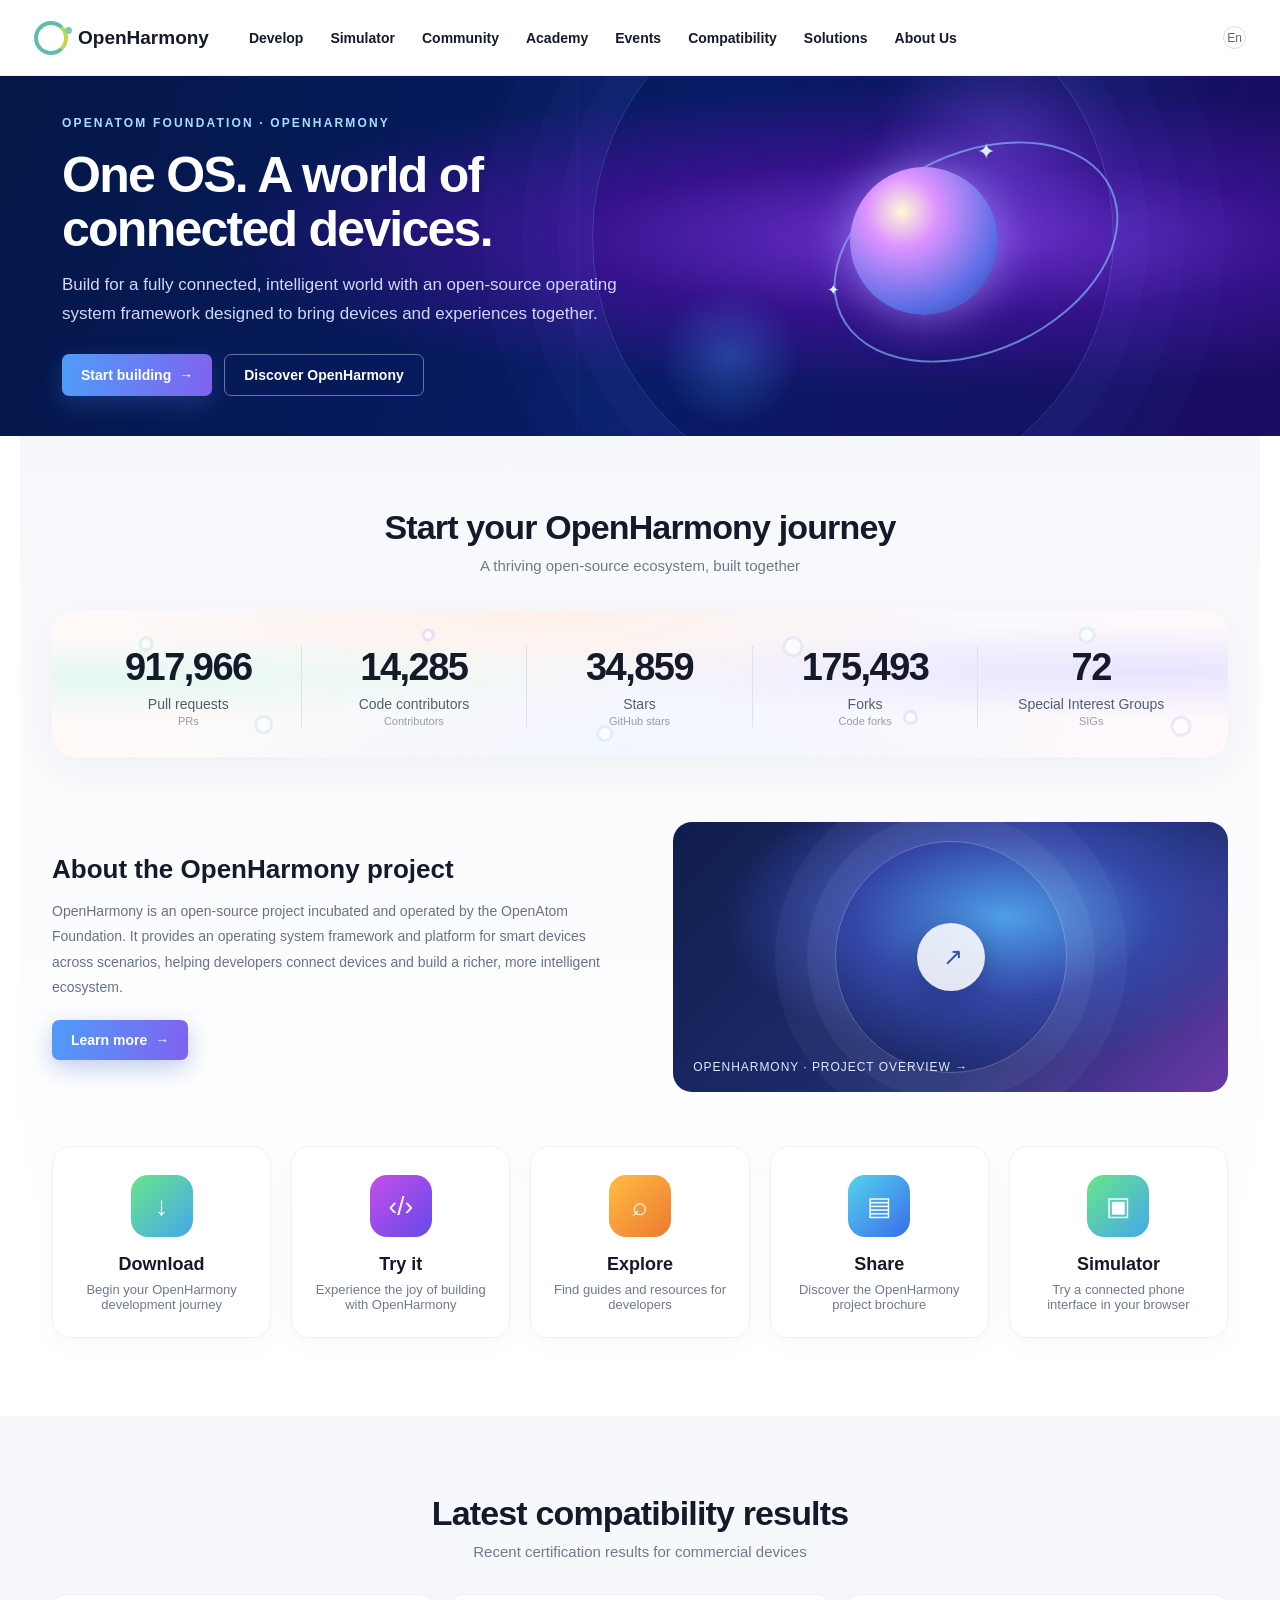
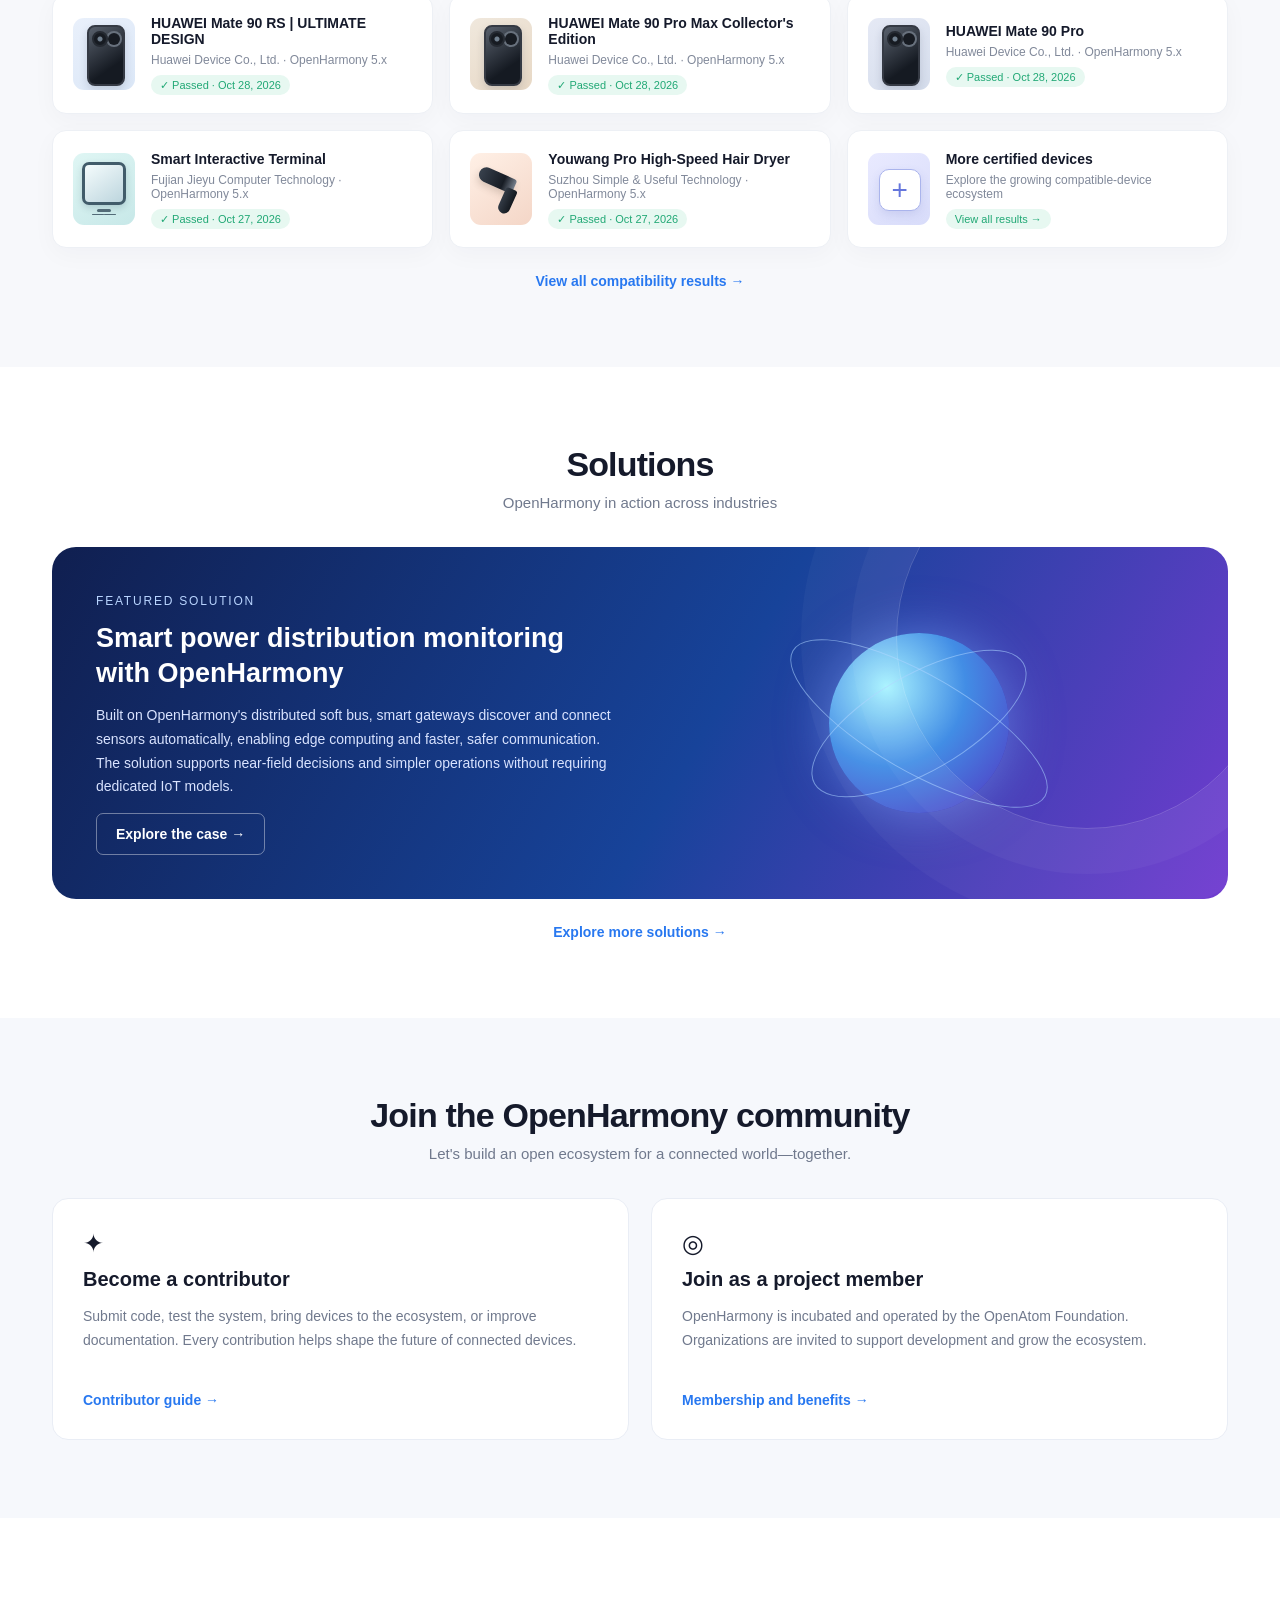
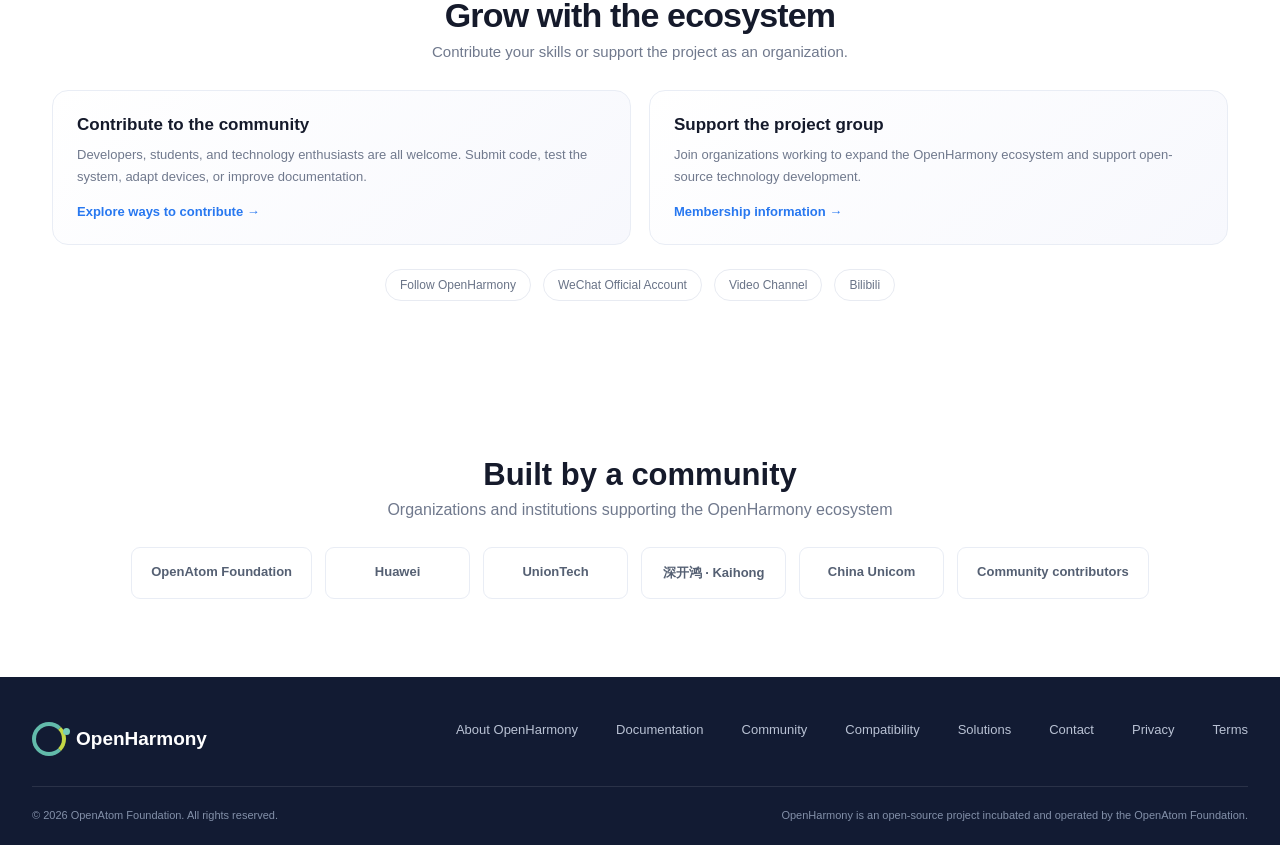
<file: index.html>
<!doctype html>
<html lang="en">
<head>
<meta charset="utf-8">
<meta name="viewport" content="width=device-width, initial-scale=1">
<meta name="description" content="OpenHarmony is an open-source operating system framework for a fully connected, intelligent world.">
<title>OpenHarmony — OpenAtom Foundation</title>
<style>
:root{--ink:#151a2b;--muted:#70798d;--blue:#2878f0;--violet:#7547ed;--paper:#f6f8fc;--line:#e9edf5;--max:1240px}*{box-sizing:border-box}html{scroll-behavior:smooth}body{margin:0;color:var(--ink);font-family:Inter,-apple-system,BlinkMacSystemFont,"Segoe UI",Roboto,"Helvetica Neue",Arial,sans-serif;background:white}a{color:inherit;text-decoration:none}button{font:inherit}.topbar{height:76px;position:sticky;top:0;z-index:10;background:rgba(255,255,255,.94);backdrop-filter:blur(16px);border-bottom:1px solid #eef0f4}.nav{height:100%;max-width:1380px;margin:auto;padding:0 34px;display:flex;align-items:center;gap:40px}.brand{display:flex;align-items:center;gap:10px;font-weight:700;font-size:19px;white-space:nowrap}.brand-mark{width:34px;height:34px;border:4px solid #62bbab;border-right-color:#c4d745;border-radius:50%;position:relative}.brand-mark:after{content:"";position:absolute;width:7px;height:7px;border-radius:50%;background:#78cdb8;right:-8px;top:2px}.navlinks{display:flex;align-items:center;gap:27px;font-size:14px;font-weight:600;flex:1}.navlinks a:hover{color:var(--blue)}.search{height:39px;width:230px;border:1px solid #e3e6ed;border-radius:24px;padding:0 16px;color:#9aa1af;display:flex;align-items:center;gap:9px;font-size:13px}.lang{font-size:12px;color:#666;border:1px solid #ddd;border-radius:50%;width:23px;height:23px;display:grid;place-items:center}.login{font-size:13px;border-left:1px solid #e4e6eb;padding-left:20px}.hero{height:360px;position:relative;overflow:hidden;color:#fff;background:radial-gradient(ellipse at 73% 45%,#6d32ce 0%,#34128b 28%,transparent 55%),linear-gradient(110deg,#041747,#071c65 52%,#1c0c62)}.hero:before{content:"";position:absolute;inset:0;background:radial-gradient(circle at 70% 40%,rgba(83,211,255,.25),transparent 3%),radial-gradient(circle at 78% 20%,rgba(137,94,255,.4),transparent 12%),radial-gradient(circle at 57% 78%,rgba(72,157,255,.35),transparent 9%),linear-gradient(90deg,transparent 0 45%,rgba(255,255,255,.03) 45.1%,transparent 45.3%);opacity:.9}.hero:after{content:"";position:absolute;width:520px;height:520px;border:1px solid rgba(133,203,255,.22);border-radius:50%;right:13%;top:-100px;box-shadow:0 0 0 34px rgba(104,127,255,.035),0 0 0 70px rgba(104,127,255,.03),0 0 0 110px rgba(104,127,255,.025)}.hero-inner{position:relative;z-index:1;max-width:var(--max);height:100%;margin:auto;padding:50px 42px;display:flex;align-items:center}.hero-copy{max-width:620px}.eyebrow{font-size:12px;letter-spacing:.18em;text-transform:uppercase;color:#a6dfff;font-weight:700}.hero h1{font-size:50px;line-height:1.08;margin:18px 0 15px;letter-spacing:-.035em}.hero p{color:#d1d6fa;font-size:17px;line-height:1.65;max-width:555px;margin:0}.hero-actions{display:flex;gap:12px;margin-top:26px}.btn{display:inline-flex;align-items:center;justify-content:center;gap:8px;padding:12px 19px;border-radius:7px;font-weight:650;font-size:14px;transition:.2s}.btn-primary{color:#fff;background:linear-gradient(100deg,#4f9df8,#8062f0);box-shadow:0 8px 24px #3e68cb55}.btn-outline{border:1px solid #ffffff65;color:#fff}.btn:hover{transform:translateY(-2px)}.hero-orbit{position:absolute;right:12%;top:76px;width:300px;height:200px;border:2px solid #8ccaff9c;border-radius:50%;transform:rotate(-25deg);z-index:2}.planet{position:absolute;right:22%;top:91px;width:148px;height:148px;border-radius:50%;background:radial-gradient(circle at 35% 30%,#fff9d7,#dd93ff 25%,#5c6de5 68%,#2a34a0);box-shadow:0 0 45px #a894ffb0;z-index:2}.planet:before,.planet:after{content:"✦";position:absolute;color:#d9edff;font-size:22px}.planet:before{top:-28px;right:3px}.planet:after{bottom:16px;left:-23px;font-size:15px}.section{max-width:var(--max);margin:0 auto;padding:78px 32px}.section-title{text-align:center;font-size:34px;letter-spacing:-.025em;margin:0 0 10px}.section-sub{text-align:center;color:var(--muted);margin:0 auto 36px;font-size:15px}.journey{padding-top:72px;background:linear-gradient(#f7f8fb,white 80%)}.stats{position:relative;isolation:isolate;overflow:hidden;border-radius:22px;background:radial-gradient(ellipse at 4% 46%,#e5f8f2 0,transparent 38%),radial-gradient(ellipse at 42% 0%,#fff0e9 0,transparent 45%),radial-gradient(ellipse at 94% 42%,#e8e4ff 0,transparent 40%),linear-gradient(112deg,#fffaf7 0%,#f6f8ff 54%,#fff9fb 100%);padding:36px 24px 30px;display:grid;grid-template-columns:repeat(5,1fr);box-shadow:0 12px 40px #18264d0d}.stats:before{content:"";position:absolute;inset:0;z-index:-1;pointer-events:none;background:radial-gradient(circle at 8% 23%,#ffffffb8 0 4px,#a8e6da66 5px 7px,transparent 8px),radial-gradient(circle at 18% 78%,#ffffffb8 0 6px,#a9dfed66 7px 9px,transparent 10px),radial-gradient(circle at 32% 17%,#ffffffb8 0 3px,#c7b9f466 4px 6px,transparent 7px),radial-gradient(circle at 47% 84%,#ffffffb8 0 5px,#b5dfed66 6px 8px,transparent 9px),radial-gradient(circle at 63% 25%,#ffffffc9 0 7px,#b5ddec66 8px 10px,transparent 11px),radial-gradient(circle at 73% 73%,#ffffffc9 0 4px,#d0baf366 5px 7px,transparent 8px),radial-gradient(circle at 88% 17%,#ffffffc9 0 5px,#b4e7dd66 6px 8px,transparent 9px),radial-gradient(circle at 96% 79%,#ffffffc9 0 7px,#d3c1f766 8px 10px,transparent 11px),radial-gradient(ellipse at 50% 120%,#e4f3ff70 0,transparent 45%);opacity:.82}.stat{text-align:center;position:relative;z-index:1;border-right:1px solid #dce1ed}.stat:last-child{border:0}.stat strong{display:block;font-size:38px;letter-spacing:-.04em}.stat span{display:block;margin-top:7px;color:#555d6d;font-size:14px}.stat small{font-size:11px;color:#969cab;margin-top:3px;display:block}.journey-cards{display:grid;grid-template-columns:repeat(auto-fit,minmax(205px,1fr));gap:20px;margin-top:26px}.journey-card{background:white;border:1px solid #eff1f5;border-radius:18px;text-align:center;padding:28px 18px 25px;box-shadow:0 7px 24px #18264d08;transition:.2s}.journey-card:hover{transform:translateY(-4px);box-shadow:0 15px 30px #18264d12}.icon{width:62px;height:62px;margin:0 auto 17px;border-radius:17px;display:grid;place-items:center;color:white;font-size:26px;background:linear-gradient(135deg,#68e688,#44a8ec)}.journey-card:nth-child(2) .icon{background:linear-gradient(135deg,#c54fe7,#6549eb)}.journey-card:nth-child(3) .icon{background:linear-gradient(135deg,#ffbe43,#ed7930)}.journey-card:nth-child(4) .icon{background:linear-gradient(135deg,#55d4ee,#386de8)}.journey-card h3{font-size:18px;margin:0 0 7px}.journey-card p{font-size:13px;color:var(--muted);margin:0}.compat{background:#f7f8fb;max-width:none;padding-left:max(32px,calc((100% - var(--max))/2 + 32px));padding-right:max(32px,calc((100% - var(--max))/2 + 32px))}.compat .section-sub{margin-bottom:34px}.device-list{display:grid;grid-template-columns:repeat(3,1fr);gap:16px}.device{background:#fff;border:1px solid #edf0f5;border-radius:14px;padding:20px;display:flex;align-items:center;gap:16px;box-shadow:0 7px 24px #16224a08}.device-thumb{width:62px;height:72px;flex:none;border-radius:11px;background:linear-gradient(145deg,#e9f0fb,#dbe7f7);position:relative;overflow:hidden}.device-thumb:before{content:"";position:absolute;width:34px;height:57px;left:14px;top:7px;border:2px solid #353a44;border-radius:8px;background:linear-gradient(145deg,#59616d,#151a22 70%);box-shadow:0 4px 9px #1f2b4428}.device-thumb:after{content:"";position:absolute;width:12px;height:12px;left:19px;top:13px;border-radius:50%;border:2px solid #252a32;background:radial-gradient(circle,#71808f 2px,#171b22 3px);box-shadow:14px 0 0 -2px #171b22,14px 0 0 0 #68717d}.device:nth-child(2) .device-thumb{background:linear-gradient(145deg,#f0e8dd,#e7d8c5)}.device:nth-child(3) .device-thumb{background:linear-gradient(145deg,#e5e9f5,#d5ddec)}.device:nth-child(4) .device-thumb{background:linear-gradient(145deg,#dff6f4,#c7e8e8)}.device:nth-child(4) .device-thumb:before{width:44px;height:43px;left:9px;top:9px;border:0;border-radius:7px;background:linear-gradient(145deg,#f9ffff,#b8d2db);box-shadow:inset 0 0 0 3px #415c6a,0 3px 7px #27445930}.device:nth-child(4) .device-thumb:after{width:14px;height:3px;left:24px;top:56px;border:0;border-radius:2px;background:#526b77;box-shadow:-6px 4px 0 -1px #526b77,6px 4px 0 -1px #526b77}.device:nth-child(5) .device-thumb{background:linear-gradient(145deg,#fff0e6,#f4d6c7)}.device:nth-child(5) .device-thumb:before{width:38px;height:15px;left:8px;top:19px;border:0;border-radius:13px 5px 5px 13px;transform:rotate(24deg);background:linear-gradient(90deg,#38414d,#171c24 68%,#77808d);box-shadow:0 4px 7px #50382d30}.device:nth-child(5) .device-thumb:after{width:12px;height:26px;left:31px;top:35px;border:0;border-radius:3px 3px 7px 7px;transform:rotate(24deg);background:linear-gradient(90deg,#333b46,#14191f);box-shadow:none}.device:nth-child(6) .device-thumb{background:linear-gradient(145deg,#e9eaff,#d8dcfa)}.device:nth-child(6) .device-thumb:before{content:"+";display:grid;place-items:center;width:40px;height:40px;left:11px;top:16px;border:1px solid #aab4ec;border-radius:10px;background:#fff;color:#6576dc;font-size:28px;font-weight:400;box-shadow:0 4px 10px #5462b325}.device:nth-child(6) .device-thumb:after{display:none}.device h3{font-size:14px;margin:0 0 6px}.device p{font-size:12px;color:#81899a;margin:0 0 8px}.pass{font-size:11px;color:#21a875;background:#e7f8f1;border-radius:12px;padding:4px 9px}.center-link{text-align:center;margin-top:25px;color:var(--blue);font-weight:650;font-size:14px}.solutions{background:#fff}.solution-box{border-radius:24px;min-height:330px;padding:44px;display:grid;grid-template-columns:1fr 1fr;gap:28px;align-items:center;background:linear-gradient(120deg,#101f50,#17439a 55%,#713cd0);color:white;overflow:hidden;position:relative}.solution-box:after{content:"";position:absolute;width:380px;height:380px;border:1px solid #ffffff30;border-radius:50%;right:-50px;top:-100px;box-shadow:0 0 0 45px #ffffff09,0 0 0 95px #ffffff08}.solution-kicker{color:#b9d5ff;text-transform:uppercase;font-size:12px;letter-spacing:.15em}.solution-box h3{font-size:27px;line-height:1.28;max-width:500px;margin:12px 0}.solution-box p{color:#d9e3ff;line-height:1.7;font-size:14px;max-width:560px}.solution-art{position:relative;height:230px;display:grid;place-items:center}.solution-art .globe{width:180px;height:180px;border-radius:50%;background:radial-gradient(circle at 32% 30%,#a7f2ff,#428de5 45%,#5332c1);box-shadow:0 0 50px #78a9ff88}.solution-art:before,.solution-art:after{content:"";position:absolute;width:290px;height:95px;border:1px solid #abd3ff91;border-radius:50%;transform:rotate(30deg)}.solution-art:after{transform:rotate(-30deg);width:240px}.community{background:var(--paper);max-width:none;padding-left:max(32px,calc((100% - var(--max))/2 + 32px));padding-right:max(32px,calc((100% - var(--max))/2 + 32px))}.community-grid{display:grid;grid-template-columns:1fr 1fr;gap:22px}.community-card{padding:30px;border:1px solid var(--line);border-radius:16px;background:#fff}.community-card .mini-icon{font-size:25px}.community-card h3{margin:10px 0;font-size:20px}.community-card p{color:var(--muted);font-size:14px;line-height:1.7;min-height:72px}.community-card a{color:var(--blue);font-weight:650;font-size:14px}.partners{background:#fff;text-align:center}.partners h2{font-size:31px;margin:0 0 8px}.partners p{color:var(--muted);margin:0 0 28px}.partner-grid{display:flex;justify-content:center;flex-wrap:wrap;gap:13px}.partner{min-width:145px;padding:16px 19px;border:1px solid var(--line);border-radius:9px;color:#556073;font-weight:650;font-size:13px;background:#fff}.project-intro{display:grid;grid-template-columns:1.02fr .98fr;gap:44px;align-items:center;padding:65px 0 28px}.project-intro h3{font-size:26px;margin:0 0 14px}.project-intro p{color:#687287;line-height:1.8;font-size:14px;margin:0 0 20px}.video-card{height:270px;border-radius:19px;overflow:hidden;position:relative;background:radial-gradient(ellipse at 60% 35%,#4e9ee8 0,#3447a7 32%,transparent 60%),linear-gradient(135deg,#101d4b,#202e74 65%,#6b39a7);display:grid;place-items:center;color:white;cursor:pointer;transition:transform .2s,box-shadow .2s}.video-card:hover{transform:translateY(-3px);box-shadow:0 16px 34px #17264a26}.video-card:focus-visible{outline:3px solid #2878f0;outline-offset:4px}.video-card:before{content:"";position:absolute;width:230px;height:230px;border:1px solid #ffffff44;border-radius:50%;box-shadow:0 0 0 28px #ffffff0c,0 0 0 60px #ffffff0a}.play{position:relative;z-index:1;width:68px;height:68px;display:grid;place-items:center;border-radius:50%;background:#ffffffdc;color:#384db0;font-size:24px;padding-left:4px;box-shadow:0 8px 25px #101a5855}.video-label{position:absolute;bottom:18px;left:20px;font-size:12px;color:#e0e8ff;letter-spacing:.08em}.support{background:#fff}.support-intro{text-align:center;color:var(--muted);font-size:15px;margin:-2px auto 30px}.support-grid{display:grid;grid-template-columns:1fr 1fr;gap:18px}.support-card{border:1px solid var(--line);border-radius:16px;padding:24px;background:linear-gradient(140deg,#fff,#f7f8fd)}.support-card h3{margin:0 0 9px;font-size:17px}.support-card p{color:var(--muted);font-size:13px;line-height:1.65;margin:0 0 15px}.support-card a{color:var(--blue);font-size:13px;font-weight:650}.socials{display:flex;gap:12px;justify-content:center;flex-wrap:wrap;margin-top:24px}.socials span{border:1px solid #e8ebf2;border-radius:18px;padding:8px 14px;font-size:12px;color:#697387;background:#fff}.footer{background:#121b33;color:#b9c2d4;padding:45px 32px 24px}.footer-inner{max-width:var(--max);margin:auto}.footer-top{display:flex;justify-content:space-between;gap:25px;padding-bottom:30px;border-bottom:1px solid #ffffff1a}.footer .brand{color:white}.footer-links{display:flex;gap:38px;flex-wrap:wrap}.footer-links a{font-size:13px}.footer-bottom{padding-top:22px;font-size:11px;color:#8390a9;display:flex;justify-content:space-between;gap:18px}.mobile-menu{display:none}
@media(max-width:1000px){.nav{gap:22px;padding:0 22px}.navlinks{gap:15px}.search{display:none}.hero-orbit{right:4%}.planet{right:16%}.section{padding-left:24px;padding-right:24px}.device-list{grid-template-columns:repeat(2,1fr)}}
@media(max-width:700px){.topbar{height:64px}.nav{padding:0 18px;justify-content:space-between}.brand{font-size:17px}.navlinks{display:none;position:absolute;top:64px;left:0;right:0;background:#fff;padding:18px 22px;box-shadow:0 12px 22px #151a2b18;flex-direction:column;align-items:flex-start;gap:18px}.navlinks.open{display:flex}.login{margin-left:auto}.mobile-menu{display:block;border:0;background:none;font-size:23px;color:#30394b}.hero{height:430px}.hero-inner{padding:42px 24px;align-items:flex-start}.hero-copy{padding-top:12px;position:relative;z-index:4}.hero-actions{position:relative;z-index:5;flex-wrap:wrap}.hero h1{font-size:39px;max-width:400px}.hero p{font-size:15px;max-width:460px}.hero-orbit{width:195px;height:120px;right:0;top:300px;z-index:1;pointer-events:none}.planet{width:90px;height:90px;right:18%;top:314px;z-index:1;pointer-events:none}.section{padding:58px 20px}.project-intro{grid-template-columns:1fr;gap:20px;padding:45px 0 15px}.video-card{height:205px}.support-grid{grid-template-columns:1fr}.section-title{font-size:28px}.stats{grid-template-columns:repeat(2,1fr);gap:0;padding:20px 8px}.stat{padding:15px 6px;border-right:0;border-bottom:1px solid #dce1ed}.stat:nth-child(odd){border-right:1px solid #dce1ed}.stat:last-child{grid-column:1/-1;border:0}.stat strong{font-size:30px}.journey-cards{grid-template-columns:repeat(2,1fr);gap:12px}.journey-card{padding:22px 10px}.icon{width:52px;height:52px}.device-list{grid-template-columns:1fr}.compat,.community{padding-left:20px;padding-right:20px}.solution-box{grid-template-columns:1fr;padding:30px 23px}.solution-box h3{font-size:23px}.solution-art{height:150px}.solution-art .globe{width:125px;height:125px}.community-grid{grid-template-columns:1fr}.community-card p{min-height:0}.footer-top{display:block}.footer-links{margin-top:24px;gap:18px 25px}.footer-bottom{display:block;line-height:1.7}.footer-bottom span{display:block}}
</style>
</head>
<body>
<header class="topbar"><nav class="nav" aria-label="Main navigation"><a class="brand" href="#top"><span class="brand-mark"></span><span>OpenHarmony</span></a><div class="navlinks"><a href="develop.html">Develop</a><a href="simulator.html">Simulator</a><a href="community.html">Community</a><a href="academy.html">Academy</a><a href="events.html">Events</a><a href="compatibility.html">Compatibility</a><a href="solutions.html">Solutions</a><a href="about.html">About Us</a></div><span class="lang">En</span><button class="mobile-menu" aria-label="Open menu" aria-expanded="false">☰</button></nav></header>
<main id="top">
<section class="hero"><div class="hero-inner"><div class="hero-copy"><div class="eyebrow">OpenAtom Foundation · OpenHarmony</div><h1>One OS. A world of connected devices.</h1><p>Build for a fully connected, intelligent world with an open-source operating system framework designed to bring devices and experiences together.</p><div class="hero-actions"><a class="btn btn-primary" href="#journey">Start building <span>→</span></a><a class="btn btn-outline" href="#about">Discover OpenHarmony</a></div></div></div><div class="hero-orbit"></div><div class="planet"></div></section>
<section class="section journey" id="journey"><h2 class="section-title">Start your OpenHarmony journey</h2><p class="section-sub">A thriving open-source ecosystem, built together</p><div class="stats"><div class="stat"><strong data-count="917966">917,966</strong><span>Pull requests</span><small>PRs</small></div><div class="stat"><strong data-count="14285">14,285</strong><span>Code contributors</span><small>Contributors</small></div><div class="stat"><strong data-count="34859">34,859</strong><span>Stars</span><small>GitHub stars</small></div><div class="stat"><strong data-count="175493">175,493</strong><span>Forks</span><small>Code forks</small></div><div class="stat"><strong data-count="72">72</strong><span>Special Interest Groups</span><small>SIGs</small></div></div><div class="project-intro" id="project"><div><h3>About the OpenHarmony project</h3><p>OpenHarmony is an open-source project incubated and operated by the OpenAtom Foundation. It provides an operating system framework and platform for smart devices across scenarios, helping developers connect devices and build a richer, more intelligent ecosystem.</p><a class="btn btn-primary" href="about.html">Learn more <span>→</span></a></div><a class="video-card" href="https://openharmony.cn/HomePage" target="_blank" rel="noopener noreferrer" aria-label="Open the official OpenHarmony project overview page in a new tab"><span class="play" aria-hidden="true">↗</span><span class="video-label">OPENHARMONY · PROJECT OVERVIEW <span aria-hidden="true">→</span></span></a></div><div class="journey-cards"><a class="journey-card" href="https://gitcode.com/openharmony/docs/blob/master/zh-cn/device-dev/get-code/sourcecode-acquire.md" target="_blank" rel="noopener noreferrer"><div class="icon">↓</div><h3>Download</h3><p>Begin your OpenHarmony development journey</p></a><a class="journey-card" href="https://openharmony.cn/developer/developmentExample" target="_blank" rel="noopener noreferrer"><div class="icon">‹/›</div><h3>Try it</h3><p>Experience the joy of building with OpenHarmony</p></a><a class="journey-card" href="https://docs.openharmony.cn/pages/v6.0/zh-cn/OpenHarmony-Overview_zh.md" target="_blank" rel="noopener noreferrer"><div class="icon">⌕</div><h3>Explore</h3><p>Find guides and resources for developers</p></a><a class="journey-card" href="https://openharmony.cn/preview?url=/images/production/oh_webiste/compatibility/%25E5%25BC%2580%25E6%25BA%2590%25E9%25B8%25BF%25E8%2592%2599%25E5%25AE%25A3%25E4%25BC%25A0%25E5%2586%258C-20260831.pdf" target="_blank" rel="noopener noreferrer"><div class="icon">▤</div><h3>Share</h3><p>Discover the OpenHarmony project brochure</p></a><a class="journey-card simulator-journey-card" href="simulator.html"><div class="icon">▣</div><h3>Simulator</h3><p>Try a connected phone interface in your browser</p></a></div></section>
<section class="section compat" id="compatibility"><h2 class="section-title">Latest compatibility results</h2><p class="section-sub">Recent certification results for commercial devices</p><div class="device-list"><article class="device"><div class="device-thumb"></div><div><h3>HUAWEI Mate 90 RS | ULTIMATE DESIGN</h3><p>Huawei Device Co., Ltd. · OpenHarmony 5.x</p><span class="pass">✓ Passed · Oct 28, 2026</span></div></article><article class="device"><div class="device-thumb"></div><div><h3>HUAWEI Mate 90 Pro Max Collector's Edition</h3><p>Huawei Device Co., Ltd. · OpenHarmony 5.x</p><span class="pass">✓ Passed · Oct 28, 2026</span></div></article><article class="device"><div class="device-thumb"></div><div><h3>HUAWEI Mate 90 Pro</h3><p>Huawei Device Co., Ltd. · OpenHarmony 5.x</p><span class="pass">✓ Passed · Oct 28, 2026</span></div></article><article class="device"><div class="device-thumb"></div><div><h3>Smart Interactive Terminal</h3><p>Fujian Jieyu Computer Technology · OpenHarmony 5.x</p><span class="pass">✓ Passed · Oct 27, 2026</span></div></article><article class="device"><div class="device-thumb"></div><div><h3>Youwang Pro High-Speed Hair Dryer</h3><p>Suzhou Simple & Useful Technology · OpenHarmony 5.x</p><span class="pass">✓ Passed · Oct 27, 2026</span></div></article><a class="device" href="devices.html" aria-label="View more certified devices"><div class="device-thumb"></div><div><h3>More certified devices</h3><p>Explore the growing compatible-device ecosystem</p><span class="pass">View all results →</span></div></a></div><div class="center-link"><a href="devices.html">View all compatibility results →</a></div></section>
<section class="section solutions" id="solutions"><h2 class="section-title">Solutions</h2><p class="section-sub">OpenHarmony in action across industries</p><article class="solution-box"><div><span class="solution-kicker">Featured solution</span><h3>Smart power distribution monitoring with OpenHarmony</h3><p>Built on OpenHarmony's distributed soft bus, smart gateways discover and connect sensors automatically, enabling edge computing and faster, safer communication. The solution supports near-field decisions and simpler operations without requiring dedicated IoT models.</p><a class="btn btn-outline" href="solution-case.html">Explore the case →</a></div><div class="solution-art"><div class="globe"></div></div></article><div class="center-link"><a href="#">Explore more solutions →</a></div></section>
<section class="section community" id="community"><h2 class="section-title">Join the OpenHarmony community</h2><p class="section-sub">Let's build an open ecosystem for a connected world—together.</p><div class="community-grid"><article class="community-card"><div class="mini-icon">✦</div><h3>Become a contributor</h3><p>Submit code, test the system, bring devices to the ecosystem, or improve documentation. Every contribution helps shape the future of connected devices.</p><a href="#">Contributor guide →</a></article><article class="community-card"><div class="mini-icon">◎</div><h3>Join as a project member</h3><p>OpenHarmony is incubated and operated by the OpenAtom Foundation. Organizations are invited to support development and grow the ecosystem.</p><a href="#">Membership and benefits →</a></article></div></section>
<section class="section support"><h2 class="section-title">Grow with the ecosystem</h2><p class="support-intro">Contribute your skills or support the project as an organization.</p><div class="support-grid"><article class="support-card"><h3>Contribute to the community</h3><p>Developers, students, and technology enthusiasts are all welcome. Submit code, test the system, adapt devices, or improve documentation.</p><a href="#community">Explore ways to contribute →</a></article><article class="support-card"><h3>Support the project group</h3><p>Join organizations working to expand the OpenHarmony ecosystem and support open-source technology development.</p><a href="#about">Membership information →</a></article></div><div class="socials"><span>Follow OpenHarmony</span><span>WeChat Official Account</span><span>Video Channel</span><span>Bilibili</span></div></section>
<section class="section partners" id="about"><h2>Built by a community</h2><p>Organizations and institutions supporting the OpenHarmony ecosystem</p><div class="partner-grid"><span class="partner">OpenAtom Foundation</span><span class="partner">Huawei</span><span class="partner">UnionTech</span><span class="partner">深开鸿 · Kaihong</span><span class="partner">China Unicom</span><span class="partner">Community contributors</span></div></section>
</main>
<footer class="footer"><div class="footer-inner"><div class="footer-top"><a class="brand" href="#top"><span class="brand-mark"></span><span>OpenHarmony</span></a><div class="footer-links"><a href="about.html">About OpenHarmony</a><a href="develop.html">Documentation</a><a href="community.html">Community</a><a href="compatibility.html">Compatibility</a><a href="solutions.html">Solutions</a><a href="#community">Contact</a><a href="#about">Privacy</a><a href="#about">Terms</a></div></div><div class="footer-bottom"><span>© 2026 OpenAtom Foundation. All rights reserved.</span><span>OpenHarmony is an open-source project incubated and operated by the OpenAtom Foundation.</span></div></div></footer>
<script>const menuButton=document.querySelector(".mobile-menu");const navLinks=document.querySelector(".navlinks");menuButton.addEventListener("click",()=>{const open=navLinks.classList.toggle("open");menuButton.setAttribute("aria-expanded",String(open));menuButton.textContent=open?"×":"☰"});navLinks.querySelectorAll("a").forEach(link=>link.addEventListener("click",()=>{navLinks.classList.remove("open");menuButton.setAttribute("aria-expanded","false");menuButton.textContent="☰"}));</script>
<script>
(()=>{const stats=document.querySelector(".stats");if(!stats)return;const counters=[...stats.querySelectorAll("[data-count]")];const reduceMotion=window.matchMedia("(prefers-reduced-motion: reduce)").matches;const animate=()=>{counters.forEach(el=>{const target=Number(el.dataset.count);if(reduceMotion){el.textContent=new Intl.NumberFormat("en-US").format(target);return}const duration=1500;const start=performance.now();const frame=now=>{const progress=Math.min((now-start)/duration,1);const eased=1-Math.pow(1-progress,4);el.textContent=new Intl.NumberFormat("en-US").format(Math.round(target*eased));if(progress<1)requestAnimationFrame(frame)};el.textContent="0";requestAnimationFrame(frame)})};if("IntersectionObserver"in window){const observer=new IntersectionObserver(entries=>{if(entries.some(entry=>entry.isIntersecting)){observer.disconnect();animate()}},{threshold:.2});observer.observe(stats)}else animate()})();
</script>
</body></html>
</file>
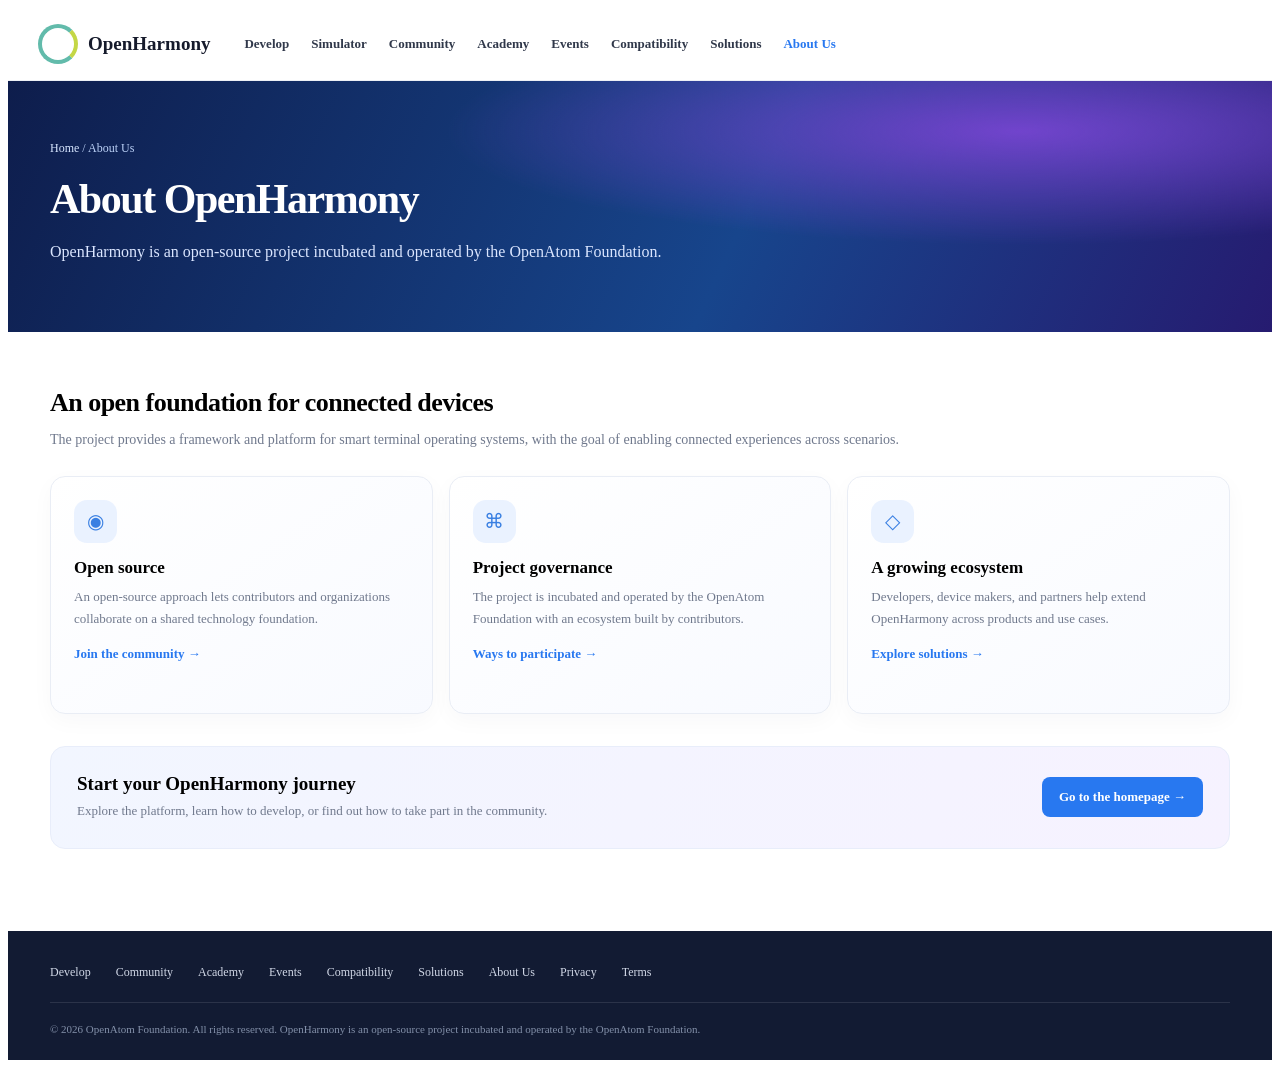
<file: about.html>
<!doctype html>
<html lang="en"><head><meta charset="utf-8"><meta name="viewport" content="width=device-width, initial-scale=1"><meta name="description" content="OpenHarmony is an open-source project incubated and operated by the OpenAtom Foundation."><title>About OpenHarmony — OpenHarmony</title><link rel="stylesheet" href="subpages.css"></head>
<body><header class="site-header"><nav class="site-nav" aria-label="Main navigation"><a class="site-brand" href="index.html"><span class="site-mark" aria-hidden="true"></span><span>OpenHarmony</span></a><div class="site-links"><a href="develop.html">Develop</a><a href="simulator.html">Simulator</a><a href="community.html">Community</a><a href="academy.html">Academy</a><a href="events.html">Events</a><a href="compatibility.html">Compatibility</a><a href="solutions.html">Solutions</a><a href="about.html" aria-current="page">About Us</a></div><button class="site-menu" type="button" aria-label="Open menu" aria-expanded="false">☰</button></nav></header>
<section class="site-hero"><div class="site-hero-inner"><div class="site-breadcrumb"><a href="index.html">Home</a> / About Us</div><h1>About OpenHarmony</h1><p>OpenHarmony is an open-source project incubated and operated by the OpenAtom Foundation.</p></div></section>
<main class="site-content"><h2 class="site-section-title">An open foundation for connected devices</h2><p class="site-section-lede">The project provides a framework and platform for smart terminal operating systems, with the goal of enabling connected experiences across scenarios.</p><div class="site-grid"><article class="site-card"><div class="site-card-icon" aria-hidden="true">◉</div><h3>Open source</h3><p>An open-source approach lets contributors and organizations collaborate on a shared technology foundation.</p><a href="community.html">Join the community →</a></article><article class="site-card"><div class="site-card-icon" aria-hidden="true">⌘</div><h3>Project governance</h3><p>The project is incubated and operated by the OpenAtom Foundation with an ecosystem built by contributors.</p><a href="community.html">Ways to participate →</a></article><article class="site-card"><div class="site-card-icon" aria-hidden="true">◇</div><h3>A growing ecosystem</h3><p>Developers, device makers, and partners help extend OpenHarmony across products and use cases.</p><a href="solutions.html">Explore solutions →</a></article></div><section class="site-band"><div><h2>Start your OpenHarmony journey</h2><p>Explore the platform, learn how to develop, or find out how to take part in the community.</p></div><a class="site-button" href="index.html#journey">Go to the homepage →</a></section></main>
<footer class="site-footer"><div class="site-footer-inner"><div class="site-footer-links"><a href="develop.html">Develop</a><a href="community.html">Community</a><a href="academy.html">Academy</a><a href="events.html">Events</a><a href="compatibility.html">Compatibility</a><a href="solutions.html">Solutions</a><a href="about.html">About Us</a><a href="index.html#about">Privacy</a><a href="index.html#about">Terms</a></div><div class="site-footer-bottom">© 2026 OpenAtom Foundation. All rights reserved. OpenHarmony is an open-source project incubated and operated by the OpenAtom Foundation.</div></div></footer><script src="subpages.js"></script></body></html>
</file>
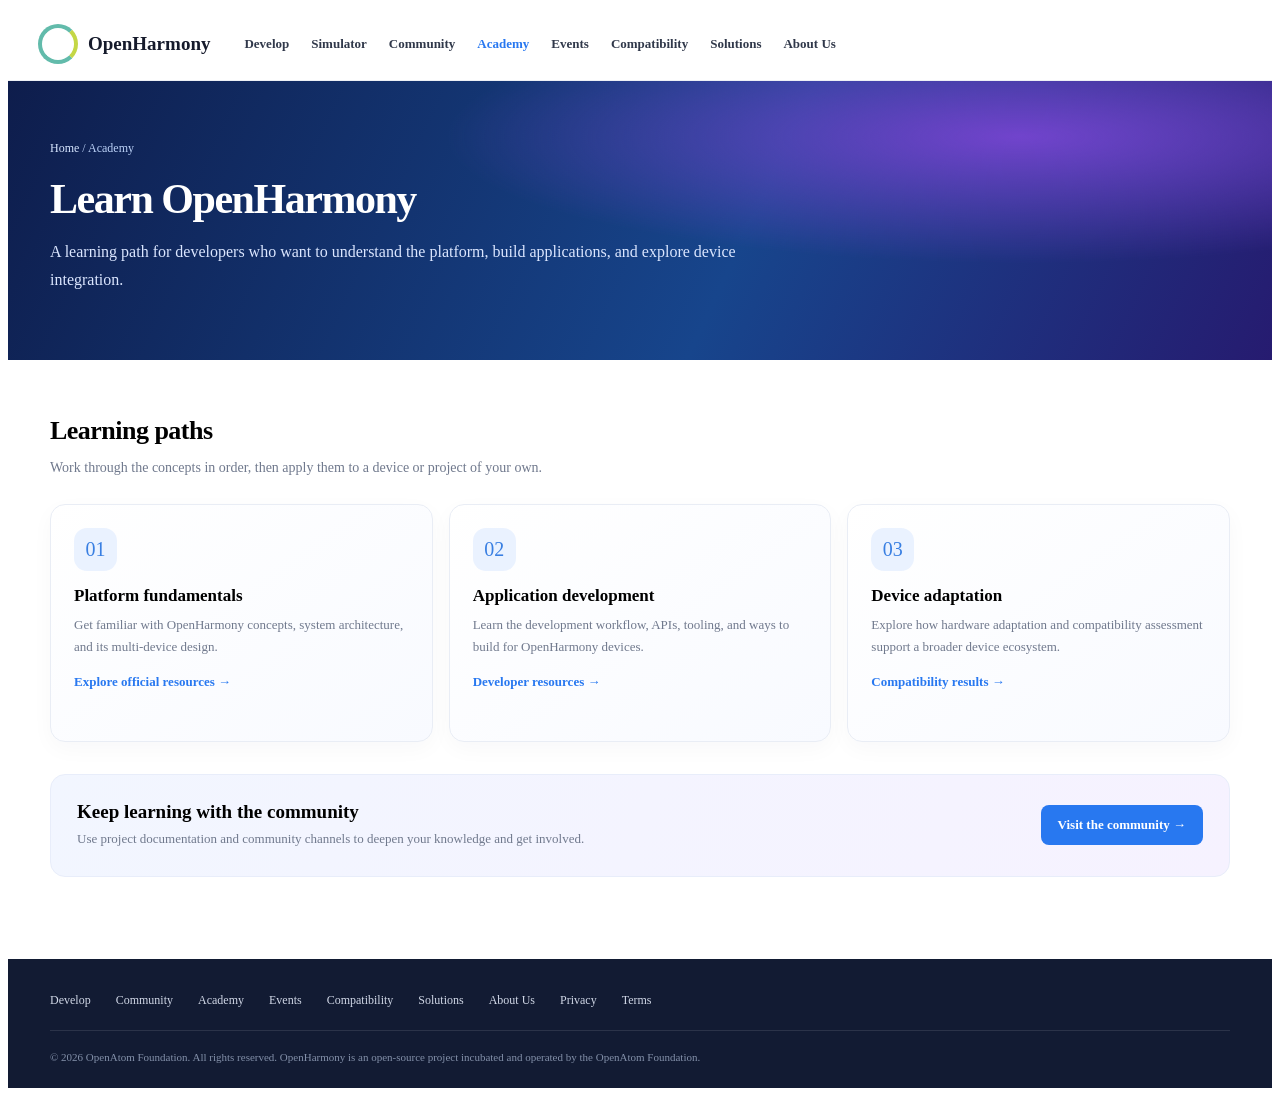
<file: academy.html>
<!doctype html>
<html lang="en"><head><meta charset="utf-8"><meta name="viewport" content="width=device-width, initial-scale=1"><meta name="description" content="A learning path for developers who want to understand the platform, build applications, and explore device integration."><title>Learn OpenHarmony — OpenHarmony</title><link rel="stylesheet" href="subpages.css"></head>
<body><header class="site-header"><nav class="site-nav" aria-label="Main navigation"><a class="site-brand" href="index.html"><span class="site-mark" aria-hidden="true"></span><span>OpenHarmony</span></a><div class="site-links"><a href="develop.html">Develop</a><a href="simulator.html">Simulator</a><a href="community.html">Community</a><a href="academy.html" aria-current="page">Academy</a><a href="events.html">Events</a><a href="compatibility.html">Compatibility</a><a href="solutions.html">Solutions</a><a href="about.html">About Us</a></div><button class="site-menu" type="button" aria-label="Open menu" aria-expanded="false">☰</button></nav></header>
<section class="site-hero"><div class="site-hero-inner"><div class="site-breadcrumb"><a href="index.html">Home</a> / Academy</div><h1>Learn OpenHarmony</h1><p>A learning path for developers who want to understand the platform, build applications, and explore device integration.</p></div></section>
<main class="site-content"><h2 class="site-section-title">Learning paths</h2><p class="site-section-lede">Work through the concepts in order, then apply them to a device or project of your own.</p><div class="site-grid"><article class="site-card"><div class="site-card-icon" aria-hidden="true">01</div><h3>Platform fundamentals</h3><p>Get familiar with OpenHarmony concepts, system architecture, and its multi-device design.</p><a href="https://openharmony.cn/HomePage">Explore official resources →</a></article><article class="site-card"><div class="site-card-icon" aria-hidden="true">02</div><h3>Application development</h3><p>Learn the development workflow, APIs, tooling, and ways to build for OpenHarmony devices.</p><a href="develop.html">Developer resources →</a></article><article class="site-card"><div class="site-card-icon" aria-hidden="true">03</div><h3>Device adaptation</h3><p>Explore how hardware adaptation and compatibility assessment support a broader device ecosystem.</p><a href="compatibility.html">Compatibility results →</a></article></div><section class="site-band"><div><h2>Keep learning with the community</h2><p>Use project documentation and community channels to deepen your knowledge and get involved.</p></div><a class="site-button" href="community.html">Visit the community →</a></section></main>
<footer class="site-footer"><div class="site-footer-inner"><div class="site-footer-links"><a href="develop.html">Develop</a><a href="community.html">Community</a><a href="academy.html">Academy</a><a href="events.html">Events</a><a href="compatibility.html">Compatibility</a><a href="solutions.html">Solutions</a><a href="about.html">About Us</a><a href="index.html#about">Privacy</a><a href="index.html#about">Terms</a></div><div class="site-footer-bottom">© 2026 OpenAtom Foundation. All rights reserved. OpenHarmony is an open-source project incubated and operated by the OpenAtom Foundation.</div></div></footer><script src="subpages.js"></script></body></html>
</file>
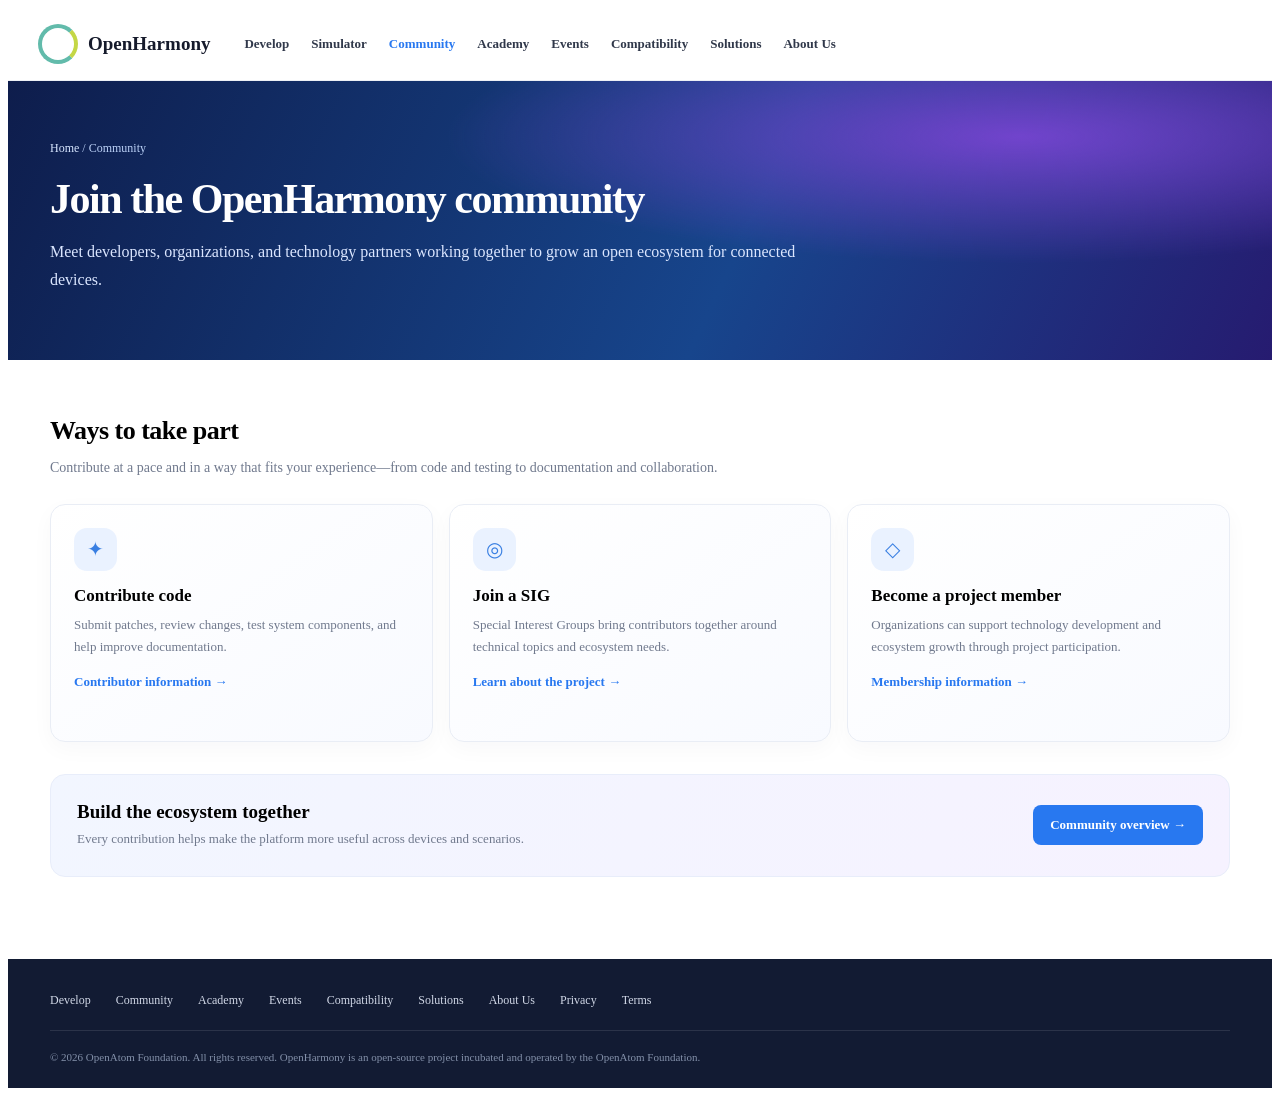
<file: community.html>
<!doctype html>
<html lang="en"><head><meta charset="utf-8"><meta name="viewport" content="width=device-width, initial-scale=1"><meta name="description" content="Meet developers, organizations, and technology partners working together to grow an open ecosystem for connected devices."><title>Join the OpenHarmony community — OpenHarmony</title><link rel="stylesheet" href="subpages.css"></head>
<body><header class="site-header"><nav class="site-nav" aria-label="Main navigation"><a class="site-brand" href="index.html"><span class="site-mark" aria-hidden="true"></span><span>OpenHarmony</span></a><div class="site-links"><a href="develop.html">Develop</a><a href="simulator.html">Simulator</a><a href="community.html" aria-current="page">Community</a><a href="academy.html">Academy</a><a href="events.html">Events</a><a href="compatibility.html">Compatibility</a><a href="solutions.html">Solutions</a><a href="about.html">About Us</a></div><button class="site-menu" type="button" aria-label="Open menu" aria-expanded="false">☰</button></nav></header>
<section class="site-hero"><div class="site-hero-inner"><div class="site-breadcrumb"><a href="index.html">Home</a> / Community</div><h1>Join the OpenHarmony community</h1><p>Meet developers, organizations, and technology partners working together to grow an open ecosystem for connected devices.</p></div></section>
<main class="site-content"><h2 class="site-section-title">Ways to take part</h2><p class="site-section-lede">Contribute at a pace and in a way that fits your experience—from code and testing to documentation and collaboration.</p><div class="site-grid"><article class="site-card"><div class="site-card-icon" aria-hidden="true">✦</div><h3>Contribute code</h3><p>Submit patches, review changes, test system components, and help improve documentation.</p><a href="index.html#community">Contributor information →</a></article><article class="site-card"><div class="site-card-icon" aria-hidden="true">◎</div><h3>Join a SIG</h3><p>Special Interest Groups bring contributors together around technical topics and ecosystem needs.</p><a href="about.html">Learn about the project →</a></article><article class="site-card"><div class="site-card-icon" aria-hidden="true">◇</div><h3>Become a project member</h3><p>Organizations can support technology development and ecosystem growth through project participation.</p><a href="index.html#community">Membership information →</a></article></div><section class="site-band"><div><h2>Build the ecosystem together</h2><p>Every contribution helps make the platform more useful across devices and scenarios.</p></div><a class="site-button" href="index.html#community">Community overview →</a></section></main>
<footer class="site-footer"><div class="site-footer-inner"><div class="site-footer-links"><a href="develop.html">Develop</a><a href="community.html">Community</a><a href="academy.html">Academy</a><a href="events.html">Events</a><a href="compatibility.html">Compatibility</a><a href="solutions.html">Solutions</a><a href="about.html">About Us</a><a href="index.html#about">Privacy</a><a href="index.html#about">Terms</a></div><div class="site-footer-bottom">© 2026 OpenAtom Foundation. All rights reserved. OpenHarmony is an open-source project incubated and operated by the OpenAtom Foundation.</div></div></footer><script src="subpages.js"></script></body></html>
</file>
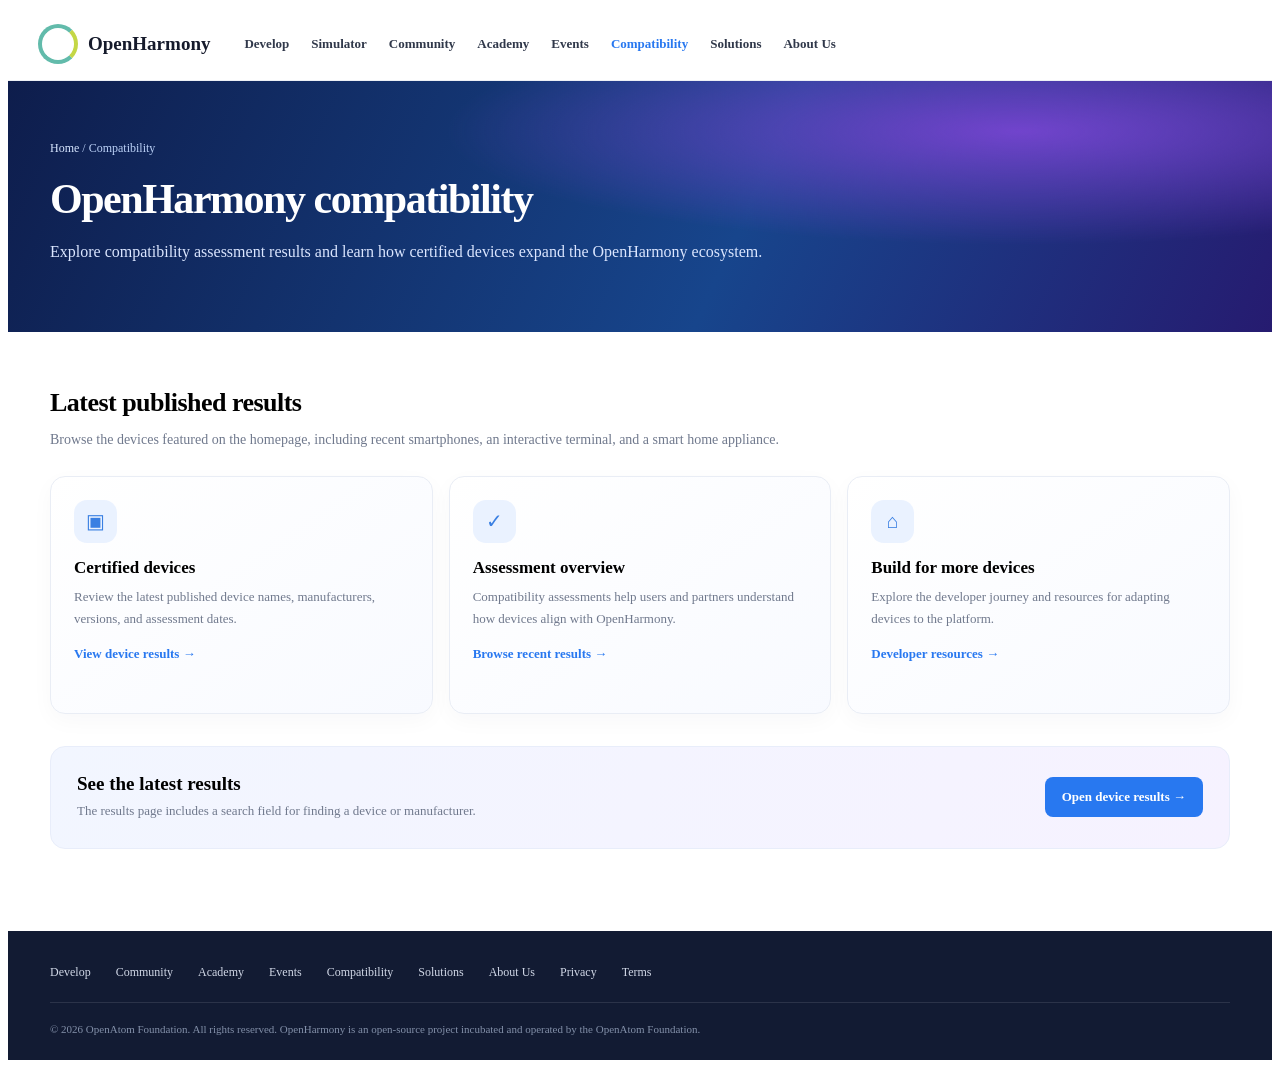
<file: compatibility.html>
<!doctype html>
<html lang="en"><head><meta charset="utf-8"><meta name="viewport" content="width=device-width, initial-scale=1"><meta name="description" content="Explore compatibility assessment results and learn how certified devices expand the OpenHarmony ecosystem."><title>OpenHarmony compatibility — OpenHarmony</title><link rel="stylesheet" href="subpages.css"></head>
<body><header class="site-header"><nav class="site-nav" aria-label="Main navigation"><a class="site-brand" href="index.html"><span class="site-mark" aria-hidden="true"></span><span>OpenHarmony</span></a><div class="site-links"><a href="develop.html">Develop</a><a href="simulator.html">Simulator</a><a href="community.html">Community</a><a href="academy.html">Academy</a><a href="events.html">Events</a><a href="compatibility.html" aria-current="page">Compatibility</a><a href="solutions.html">Solutions</a><a href="about.html">About Us</a></div><button class="site-menu" type="button" aria-label="Open menu" aria-expanded="false">☰</button></nav></header>
<section class="site-hero"><div class="site-hero-inner"><div class="site-breadcrumb"><a href="index.html">Home</a> / Compatibility</div><h1>OpenHarmony compatibility</h1><p>Explore compatibility assessment results and learn how certified devices expand the OpenHarmony ecosystem.</p></div></section>
<main class="site-content"><h2 class="site-section-title">Latest published results</h2><p class="site-section-lede">Browse the devices featured on the homepage, including recent smartphones, an interactive terminal, and a smart home appliance.</p><div class="site-grid"><article class="site-card"><div class="site-card-icon" aria-hidden="true">▣</div><h3>Certified devices</h3><p>Review the latest published device names, manufacturers, versions, and assessment dates.</p><a href="devices.html">View device results →</a></article><article class="site-card"><div class="site-card-icon" aria-hidden="true">✓</div><h3>Assessment overview</h3><p>Compatibility assessments help users and partners understand how devices align with OpenHarmony.</p><a href="devices.html">Browse recent results →</a></article><article class="site-card"><div class="site-card-icon" aria-hidden="true">⌂</div><h3>Build for more devices</h3><p>Explore the developer journey and resources for adapting devices to the platform.</p><a href="develop.html">Developer resources →</a></article></div><section class="site-band"><div><h2>See the latest results</h2><p>The results page includes a search field for finding a device or manufacturer.</p></div><a class="site-button" href="devices.html">Open device results →</a></section></main>
<footer class="site-footer"><div class="site-footer-inner"><div class="site-footer-links"><a href="develop.html">Develop</a><a href="community.html">Community</a><a href="academy.html">Academy</a><a href="events.html">Events</a><a href="compatibility.html">Compatibility</a><a href="solutions.html">Solutions</a><a href="about.html">About Us</a><a href="index.html#about">Privacy</a><a href="index.html#about">Terms</a></div><div class="site-footer-bottom">© 2026 OpenAtom Foundation. All rights reserved. OpenHarmony is an open-source project incubated and operated by the OpenAtom Foundation.</div></div></footer><script src="subpages.js"></script></body></html>
</file>
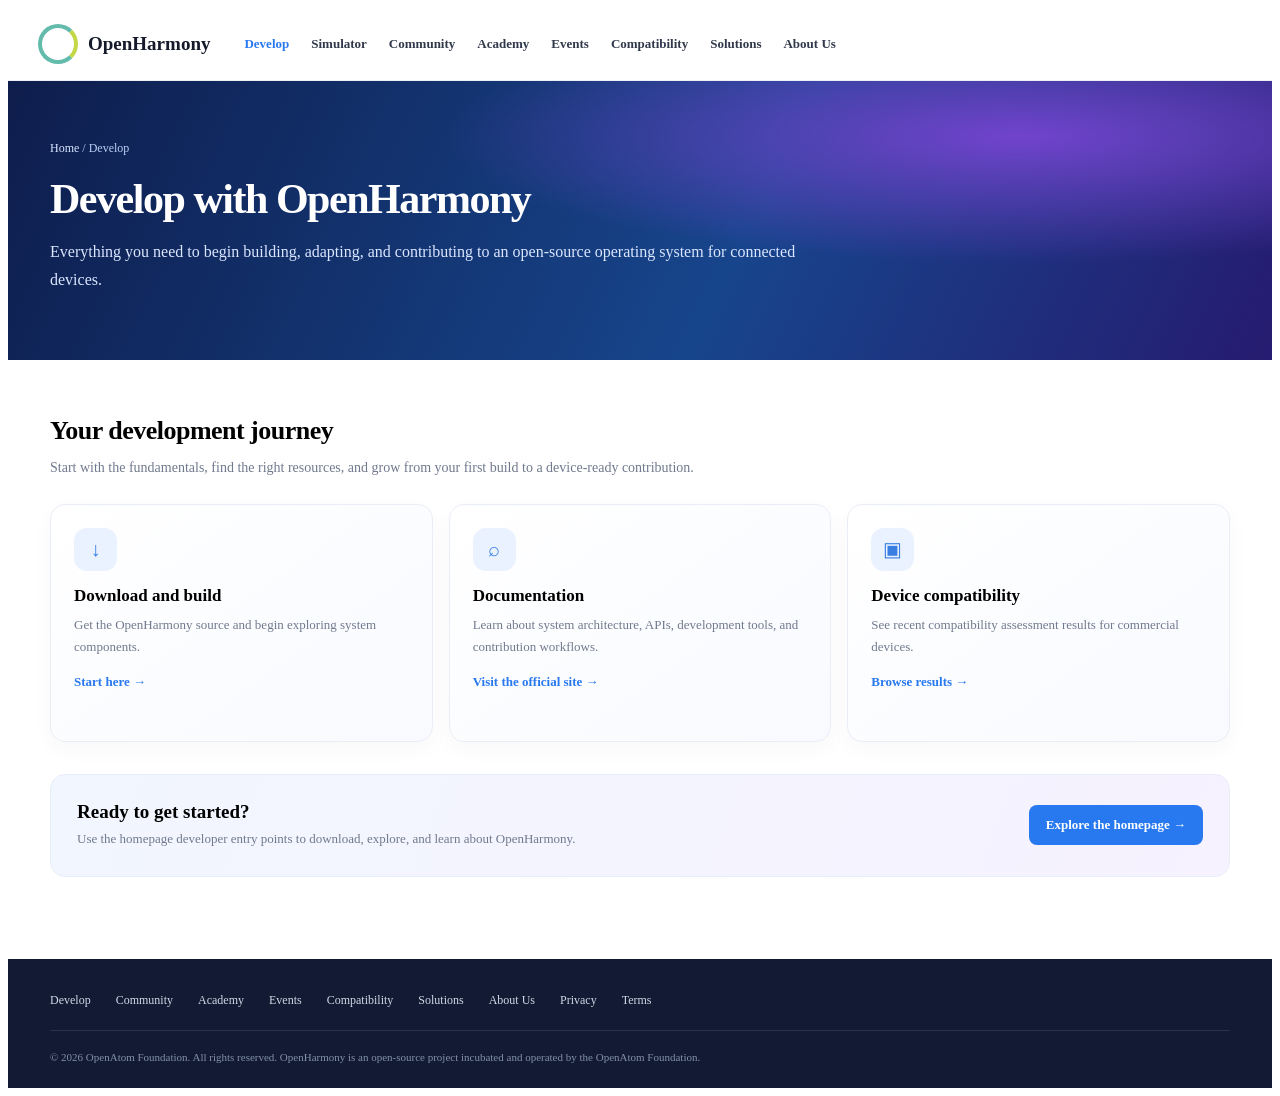
<file: develop.html>
<!doctype html>
<html lang="en"><head><meta charset="utf-8"><meta name="viewport" content="width=device-width, initial-scale=1"><meta name="description" content="Everything you need to begin building, adapting, and contributing to an open-source operating system for connected devices."><title>Develop with OpenHarmony — OpenHarmony</title><link rel="stylesheet" href="subpages.css"></head>
<body><header class="site-header"><nav class="site-nav" aria-label="Main navigation"><a class="site-brand" href="index.html"><span class="site-mark" aria-hidden="true"></span><span>OpenHarmony</span></a><div class="site-links"><a href="develop.html" aria-current="page">Develop</a><a href="simulator.html">Simulator</a><a href="community.html">Community</a><a href="academy.html">Academy</a><a href="events.html">Events</a><a href="compatibility.html">Compatibility</a><a href="solutions.html">Solutions</a><a href="about.html">About Us</a></div><button class="site-menu" type="button" aria-label="Open menu" aria-expanded="false">☰</button></nav></header>
<section class="site-hero"><div class="site-hero-inner"><div class="site-breadcrumb"><a href="index.html">Home</a> / Develop</div><h1>Develop with OpenHarmony</h1><p>Everything you need to begin building, adapting, and contributing to an open-source operating system for connected devices.</p></div></section>
<main class="site-content"><h2 class="site-section-title">Your development journey</h2><p class="site-section-lede">Start with the fundamentals, find the right resources, and grow from your first build to a device-ready contribution.</p><div class="site-grid"><article class="site-card"><div class="site-card-icon" aria-hidden="true">↓</div><h3>Download and build</h3><p>Get the OpenHarmony source and begin exploring system components.</p><a href="index.html#journey">Start here →</a></article><article class="site-card"><div class="site-card-icon" aria-hidden="true">⌕</div><h3>Documentation</h3><p>Learn about system architecture, APIs, development tools, and contribution workflows.</p><a href="https://openharmony.cn/HomePage">Visit the official site →</a></article><article class="site-card"><div class="site-card-icon" aria-hidden="true">▣</div><h3>Device compatibility</h3><p>See recent compatibility assessment results for commercial devices.</p><a href="devices.html">Browse results →</a></article></div><section class="site-band"><div><h2>Ready to get started?</h2><p>Use the homepage developer entry points to download, explore, and learn about OpenHarmony.</p></div><a class="site-button" href="index.html#journey">Explore the homepage →</a></section></main>
<footer class="site-footer"><div class="site-footer-inner"><div class="site-footer-links"><a href="develop.html">Develop</a><a href="community.html">Community</a><a href="academy.html">Academy</a><a href="events.html">Events</a><a href="compatibility.html">Compatibility</a><a href="solutions.html">Solutions</a><a href="about.html">About Us</a><a href="index.html#about">Privacy</a><a href="index.html#about">Terms</a></div><div class="site-footer-bottom">© 2026 OpenAtom Foundation. All rights reserved. OpenHarmony is an open-source project incubated and operated by the OpenAtom Foundation.</div></div></footer><script src="subpages.js"></script></body></html>
</file>
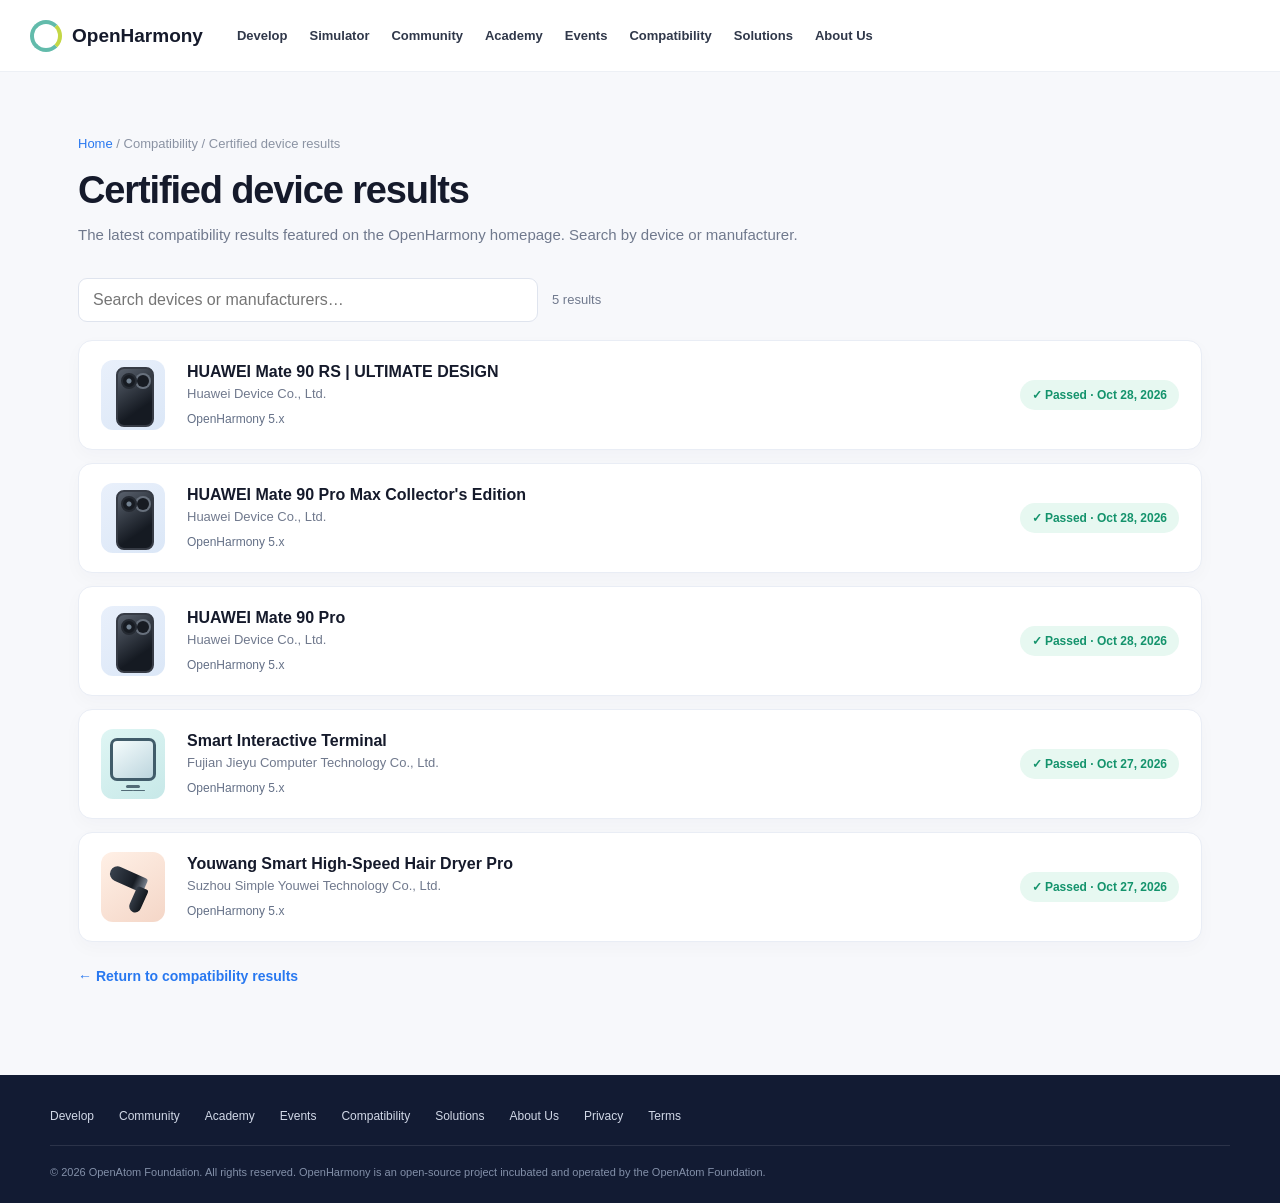
<file: devices.html>
<!doctype html>
<html lang="en">
<head>
<meta charset="utf-8">
<meta name="viewport" content="width=device-width, initial-scale=1">
<meta name="description" content="Latest OpenHarmony certified device compatibility results.">
<title>Certified Device Results — OpenHarmony</title>
<style>
:root{--ink:#151a2b;--muted:#70798d;--blue:#2878f0;--line:#e9edf5;--max:1120px}*{box-sizing:border-box}body{margin:0;color:var(--ink);font-family:Inter,-apple-system,BlinkMacSystemFont,"Segoe UI",Roboto,Arial,sans-serif;background:#f7f8fb}a{color:inherit;text-decoration:none}.topbar{height:72px;background:#fff;border-bottom:1px solid #edf0f5}.nav{height:100%;max-width:1280px;margin:auto;padding:0 28px;display:flex;align-items:center;justify-content:space-between}.brand{display:flex;align-items:center;gap:10px;font-weight:700;font-size:19px}.brand-mark{width:32px;height:32px;border:4px solid #62bbab;border-right-color:#c4d745;border-radius:50%}.back{font-size:14px;color:#536078}.back:hover{color:var(--blue)}main{max-width:var(--max);margin:auto;padding:64px 28px 90px}.crumb{font-size:13px;color:#8b93a3;margin-bottom:18px}.crumb a{color:var(--blue)}h1{font-size:38px;letter-spacing:-.03em;margin:0 0 10px}.intro{color:var(--muted);font-size:15px;line-height:1.7;margin:0 0 30px}.toolbar{display:flex;gap:14px;align-items:center;margin-bottom:18px}.search{height:44px;max-width:460px;width:100%;border:1px solid #dfe4ee;border-radius:9px;padding:0 14px;font:inherit;background:#fff;outline:none}.search:focus{border-color:var(--blue);box-shadow:0 0 0 3px #2878f01c}.count{font-size:13px;color:var(--muted);white-space:nowrap}.results{display:grid;gap:13px}.result[hidden]{display:none}.result{background:#fff;border:1px solid var(--line);border-radius:14px;padding:19px 22px;display:grid;grid-template-columns:68px 1fr auto;gap:18px;align-items:center;box-shadow:0 6px 18px #15244507}.thumb{width:64px;height:70px;border-radius:12px;background:linear-gradient(145deg,#e9f0fb,#dbe7f7);position:relative;overflow:hidden}.thumb:before{content:"";position:absolute;width:34px;height:56px;left:15px;top:7px;border:2px solid #363b45;border-radius:8px;background:linear-gradient(145deg,#59616d,#151a22 70%)}.thumb:after{content:"";position:absolute;width:12px;height:12px;left:20px;top:13px;border-radius:50%;border:2px solid #252a32;background:radial-gradient(circle,#71808f 2px,#171b22 3px);box-shadow:14px 0 0 -2px #171b22,14px 0 0 0 #68717d}.result:nth-child(4) .thumb{background:linear-gradient(145deg,#dff6f4,#c7e8e8)}.result:nth-child(4) .thumb:before{width:46px;height:43px;left:9px;top:9px;border:0;border-radius:7px;background:linear-gradient(145deg,#f9ffff,#b8d2db);box-shadow:inset 0 0 0 3px #415c6a}.result:nth-child(4) .thumb:after{width:14px;height:3px;left:25px;top:56px;border:0;border-radius:2px;background:#526b77;box-shadow:-6px 4px 0 -1px #526b77,6px 4px 0 -1px #526b77}.result:nth-child(5) .thumb{background:linear-gradient(145deg,#fff0e6,#f4d6c7)}.result:nth-child(5) .thumb:before{width:38px;height:15px;left:8px;top:19px;border:0;border-radius:13px 5px 5px 13px;transform:rotate(24deg);background:linear-gradient(90deg,#38414d,#171c24 68%,#77808d)}.result:nth-child(5) .thumb:after{width:12px;height:26px;left:31px;top:35px;border:0;border-radius:3px 3px 7px 7px;transform:rotate(24deg);background:linear-gradient(90deg,#333b46,#14191f);box-shadow:none}.name{font-size:16px;font-weight:700;margin:0 0 5px}.maker{font-size:13px;color:var(--muted);margin:0 0 8px}.version{font-size:12px;color:#647087}.status{white-space:nowrap;font-size:12px;color:#14936c;background:#e7f8f1;border-radius:20px;padding:8px 12px;font-weight:650}.empty{display:none;text-align:center;padding:42px;background:#fff;border:1px solid var(--line);border-radius:14px;color:var(--muted)}.foot{border-top:1px solid #e5e9f0;text-align:center;padding:22px;color:#9099aa;font-size:12px}.return{display:inline-block;margin-top:26px;color:var(--blue);font-size:14px;font-weight:650}@media(max-width:650px){main{padding:42px 18px 64px}.topbar{height:64px}.nav{padding:0 18px}.brand{font-size:17px}h1{font-size:30px}.result{grid-template-columns:52px 1fr;gap:13px;padding:15px}.thumb{width:50px;height:58px}.thumb:before{transform:scale(.82);transform-origin:top left;left:11px}.thumb:after{transform:scale(.82);transform-origin:top left;left:16px}.result:nth-child(4) .thumb:after{transform:none}.result:nth-child(5) .thumb:after{transform:rotate(24deg) scale(.82);transform-origin:top left}.status{grid-column:2;justify-self:start}.toolbar{align-items:flex-start;flex-direction:column;gap:8px}}
</style>
<link rel="stylesheet" href="subpages.css"></head>
<body>
<header class="site-header"><nav class="site-nav" aria-label="Main navigation"><a class="site-brand" href="index.html"><span class="site-mark" aria-hidden="true"></span><span>OpenHarmony</span></a><div class="site-links"><a href="develop.html">Develop</a><a href="simulator.html">Simulator</a><a href="community.html">Community</a><a href="academy.html">Academy</a><a href="events.html">Events</a><a href="compatibility.html">Compatibility</a><a href="solutions.html">Solutions</a><a href="about.html">About Us</a></div><button class="site-menu" type="button" aria-label="Open menu" aria-expanded="false">☰</button></nav></header>
<main>
<div class="crumb"><a href="index.html">Home</a> / Compatibility / Certified device results</div>
<h1>Certified device results</h1>
<p class="intro">The latest compatibility results featured on the OpenHarmony homepage. Search by device or manufacturer.</p>
<div class="toolbar"><input class="search" type="search" id="device-search" placeholder="Search devices or manufacturers…" aria-label="Search devices or manufacturers"><span class="count" id="result-count">5 results</span></div>
<div class="results" id="results">
<article class="result" data-search="huawei mate 90 rs ultimate design huawei device co ltd"><div class="thumb" aria-hidden="true"></div><div><h2 class="name">HUAWEI Mate 90 RS | ULTIMATE DESIGN</h2><p class="maker">Huawei Device Co., Ltd.</p><span class="version">OpenHarmony 5.x</span></div><span class="status">✓ Passed · Oct 28, 2026</span></article>
<article class="result" data-search="huawei mate 90 pro max collectors edition huawei device co ltd"><div class="thumb" aria-hidden="true"></div><div><h2 class="name">HUAWEI Mate 90 Pro Max Collector's Edition</h2><p class="maker">Huawei Device Co., Ltd.</p><span class="version">OpenHarmony 5.x</span></div><span class="status">✓ Passed · Oct 28, 2026</span></article>
<article class="result" data-search="huawei mate 90 pro huawei device co ltd"><div class="thumb" aria-hidden="true"></div><div><h2 class="name">HUAWEI Mate 90 Pro</h2><p class="maker">Huawei Device Co., Ltd.</p><span class="version">OpenHarmony 5.x</span></div><span class="status">✓ Passed · Oct 28, 2026</span></article>
<article class="result" data-search="smart interactive terminal fujian jieyu computer technology"><div class="thumb" aria-hidden="true"></div><div><h2 class="name">Smart Interactive Terminal</h2><p class="maker">Fujian Jieyu Computer Technology Co., Ltd.</p><span class="version">OpenHarmony 5.x</span></div><span class="status">✓ Passed · Oct 27, 2026</span></article>
<article class="result" data-search="youwang smart high speed hair dryer pro suzhou simple youwei technology"><div class="thumb" aria-hidden="true"></div><div><h2 class="name">Youwang Smart High-Speed Hair Dryer Pro</h2><p class="maker">Suzhou Simple Youwei Technology Co., Ltd.</p><span class="version">OpenHarmony 5.x</span></div><span class="status">✓ Passed · Oct 27, 2026</span></article>
</div>
<div class="empty" id="empty">No matching devices. Try another search.</div>
<a class="return" href="index.html#compatibility">← Return to compatibility results</a>
</main>
<footer class="site-footer"><div class="site-footer-inner"><div class="site-footer-links"><a href="develop.html">Develop</a><a href="community.html">Community</a><a href="academy.html">Academy</a><a href="events.html">Events</a><a href="compatibility.html">Compatibility</a><a href="solutions.html">Solutions</a><a href="about.html">About Us</a><a href="index.html#about">Privacy</a><a href="index.html#about">Terms</a></div><div class="site-footer-bottom">© 2026 OpenAtom Foundation. All rights reserved. OpenHarmony is an open-source project incubated and operated by the OpenAtom Foundation.</div></div></footer>
<script>const search=document.getElementById("device-search");const cards=[...document.querySelectorAll(".result")];const count=document.getElementById("result-count");const empty=document.getElementById("empty");search.addEventListener("input",()=>{const term=search.value.trim().toLowerCase();let visible=0;cards.forEach(card=>{const match=card.dataset.search.includes(term);card.hidden=!match;if(match)visible++});count.textContent=visible+" result"+(visible===1?"":"s");empty.style.display=visible?"none":"block"});</script>
<script src="subpages.js"></script></body>
</html>
</file>
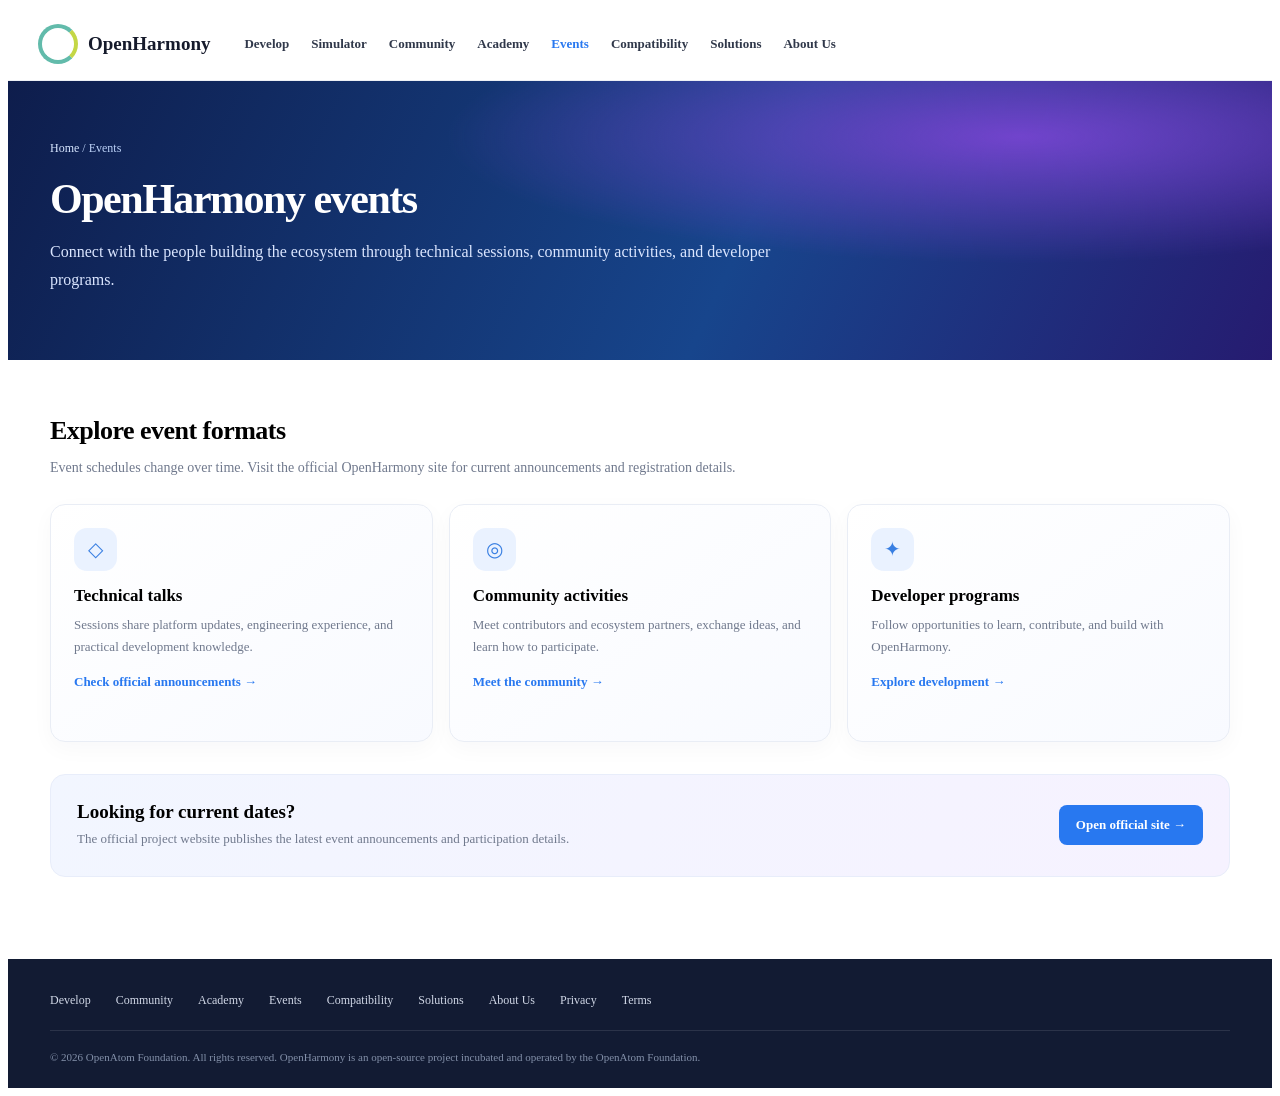
<file: events.html>
<!doctype html>
<html lang="en"><head><meta charset="utf-8"><meta name="viewport" content="width=device-width, initial-scale=1"><meta name="description" content="Connect with the people building the ecosystem through technical sessions, community activities, and developer programs."><title>OpenHarmony events — OpenHarmony</title><link rel="stylesheet" href="subpages.css"></head>
<body><header class="site-header"><nav class="site-nav" aria-label="Main navigation"><a class="site-brand" href="index.html"><span class="site-mark" aria-hidden="true"></span><span>OpenHarmony</span></a><div class="site-links"><a href="develop.html">Develop</a><a href="simulator.html">Simulator</a><a href="community.html">Community</a><a href="academy.html">Academy</a><a href="events.html" aria-current="page">Events</a><a href="compatibility.html">Compatibility</a><a href="solutions.html">Solutions</a><a href="about.html">About Us</a></div><button class="site-menu" type="button" aria-label="Open menu" aria-expanded="false">☰</button></nav></header>
<section class="site-hero"><div class="site-hero-inner"><div class="site-breadcrumb"><a href="index.html">Home</a> / Events</div><h1>OpenHarmony events</h1><p>Connect with the people building the ecosystem through technical sessions, community activities, and developer programs.</p></div></section>
<main class="site-content"><h2 class="site-section-title">Explore event formats</h2><p class="site-section-lede">Event schedules change over time. Visit the official OpenHarmony site for current announcements and registration details.</p><div class="site-grid"><article class="site-card"><div class="site-card-icon" aria-hidden="true">◇</div><h3>Technical talks</h3><p>Sessions share platform updates, engineering experience, and practical development knowledge.</p><a href="https://openharmony.cn/HomePage">Check official announcements →</a></article><article class="site-card"><div class="site-card-icon" aria-hidden="true">◎</div><h3>Community activities</h3><p>Meet contributors and ecosystem partners, exchange ideas, and learn how to participate.</p><a href="community.html">Meet the community →</a></article><article class="site-card"><div class="site-card-icon" aria-hidden="true">✦</div><h3>Developer programs</h3><p>Follow opportunities to learn, contribute, and build with OpenHarmony.</p><a href="develop.html">Explore development →</a></article></div><section class="site-band"><div><h2>Looking for current dates?</h2><p>The official project website publishes the latest event announcements and participation details.</p></div><a class="site-button" href="https://openharmony.cn/HomePage">Open official site →</a></section></main>
<footer class="site-footer"><div class="site-footer-inner"><div class="site-footer-links"><a href="develop.html">Develop</a><a href="community.html">Community</a><a href="academy.html">Academy</a><a href="events.html">Events</a><a href="compatibility.html">Compatibility</a><a href="solutions.html">Solutions</a><a href="about.html">About Us</a><a href="index.html#about">Privacy</a><a href="index.html#about">Terms</a></div><div class="site-footer-bottom">© 2026 OpenAtom Foundation. All rights reserved. OpenHarmony is an open-source project incubated and operated by the OpenAtom Foundation.</div></div></footer><script src="subpages.js"></script></body></html>
</file>
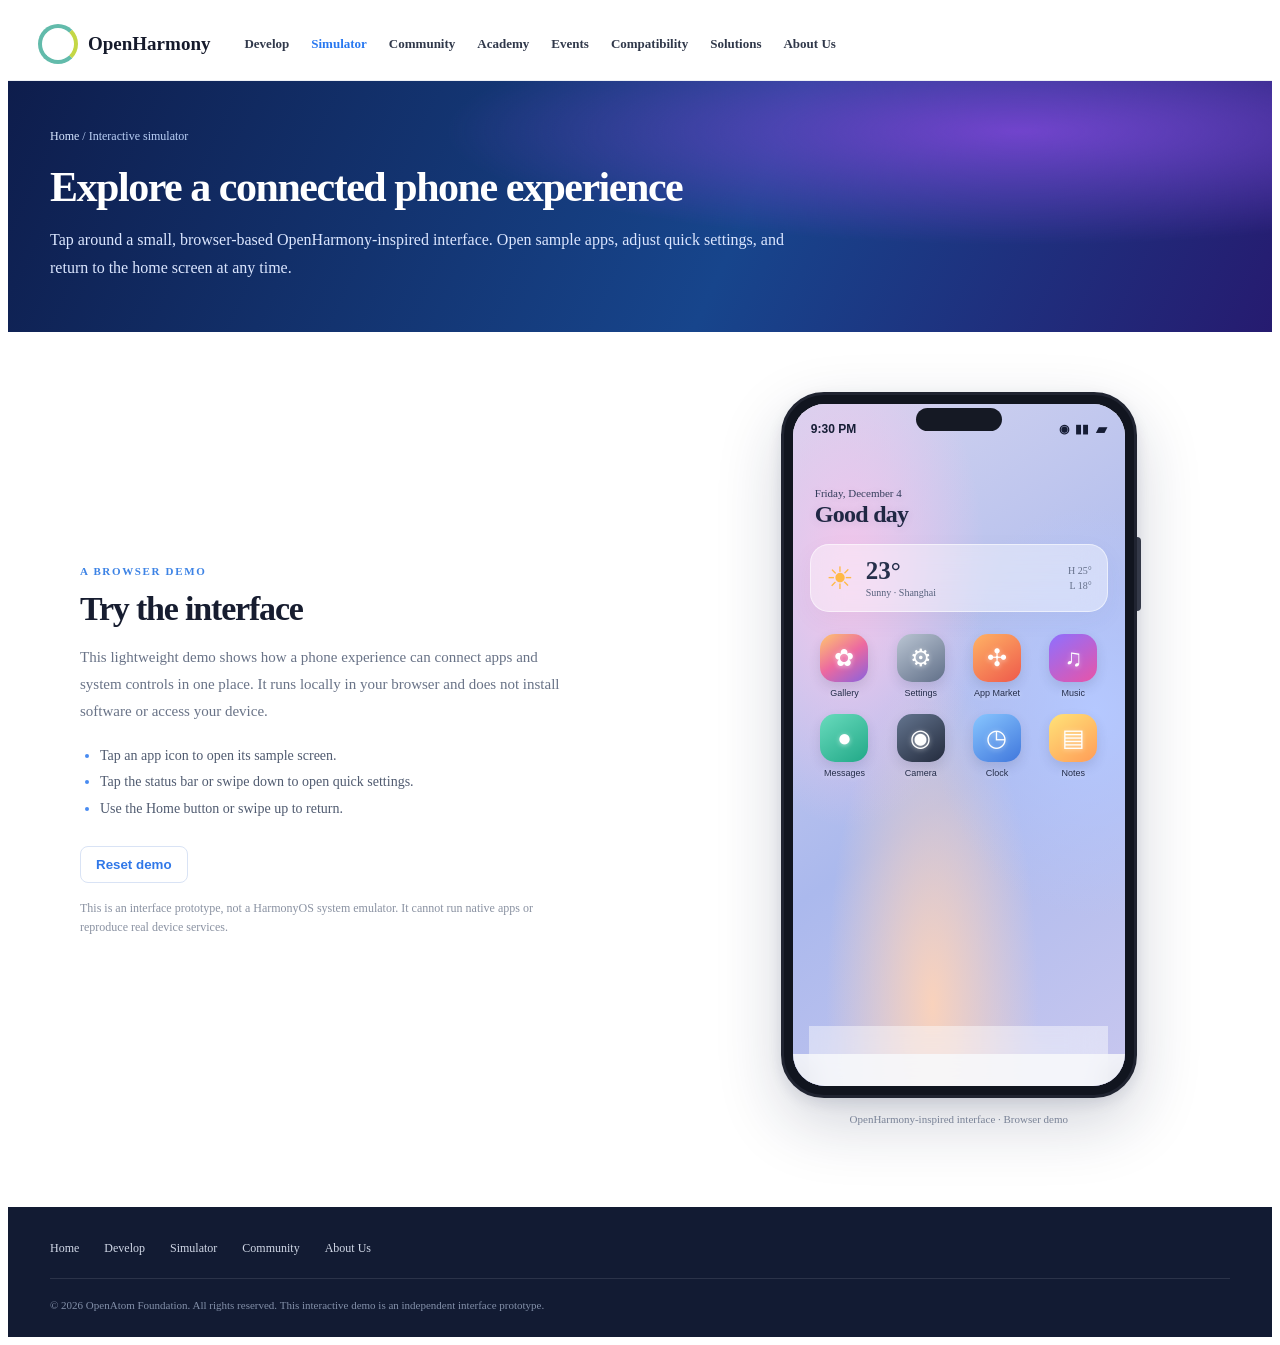
<file: simulator.html>
<!doctype html>
<html lang="en">
<head>
  <meta charset="utf-8">
  <meta name="viewport" content="width=device-width, initial-scale=1">
  <meta name="description" content="Explore a simple interactive OpenHarmony-inspired phone interface in your browser.">
  <title>Interactive simulator — OpenHarmony</title>
  <link rel="stylesheet" href="subpages.css">
  <link rel="stylesheet" href="simulator.css">
</head>
<body>
  <header class="site-header">
    <nav class="site-nav" aria-label="Main navigation">
      <a class="site-brand" href="index.html"><span class="site-mark" aria-hidden="true"></span><span>OpenHarmony</span></a>
      <div class="site-links">
        <a href="develop.html">Develop</a><a href="simulator.html" aria-current="page">Simulator</a><a href="community.html">Community</a><a href="academy.html">Academy</a><a href="events.html">Events</a><a href="compatibility.html">Compatibility</a><a href="solutions.html">Solutions</a><a href="about.html">About Us</a>
      </div>
      <button class="site-menu" type="button" aria-label="Open menu" aria-expanded="false">☰</button>
    </nav>
  </header>

  <main>
    <section class="site-hero simulator-hero">
      <div class="site-hero-inner">
        <div class="site-breadcrumb"><a href="index.html">Home</a> / Interactive simulator</div>
        <h1>Explore a connected phone experience</h1>
        <p>Tap around a small, browser-based OpenHarmony-inspired interface. Open sample apps, adjust quick settings, and return to the home screen at any time.</p>
      </div>
    </section>

    <section class="simulator-layout" aria-label="Interactive phone simulator">
      <div class="simulator-copy">
        <span class="simulator-eyebrow">A browser demo</span>
        <h2>Try the interface</h2>
        <p>This lightweight demo shows how a phone experience can connect apps and system controls in one place. It runs locally in your browser and does not install software or access your device.</p>
        <ul class="simulator-tips">
          <li>Tap an app icon to open its sample screen.</li>
          <li>Tap the status bar or swipe down to open quick settings.</li>
          <li>Use the Home button or swipe up to return.</li>
        </ul>
        <button class="simulator-reset" id="resetSimulator" type="button">Reset demo</button>
        <p class="simulator-note">This is an interface prototype, not a HarmonyOS system emulator. It cannot run native apps or reproduce real device services.</p>
      </div>

      <div class="device-stage">
        <div class="phone-shell" id="phoneShell" aria-label="Interactive phone screen">
          <div class="phone-side-button" aria-hidden="true"></div>
          <div class="phone-screen" id="phoneScreen">
            <button class="status-bar" id="statusButton" type="button" aria-label="Open quick settings">
              <span id="clock">9:41</span><span class="status-spacer"></span><span aria-hidden="true">◉</span><span aria-hidden="true">▮▮</span><span class="battery" aria-hidden="true">▰</span>
            </button>
            <section class="home-view" id="homeView" aria-label="Home screen">
              <div class="home-heading"><span id="dateLabel">Tuesday, October 29</span><strong>Good day</strong></div>
              <div class="weather-widget"><span class="weather-sun" aria-hidden="true">☀</span><div><strong>23°</strong><span>Sunny · Shanghai</span></div><span class="weather-high">H 25°<br>L 18°</span></div>
              <div class="app-grid" aria-label="Apps">
                <button class="app-icon" data-app="Gallery" type="button"><span class="app-glyph gallery-glyph">✿</span><span>Gallery</span></button>
                <button class="app-icon" data-app="Settings" type="button"><span class="app-glyph settings-glyph">⚙</span><span>Settings</span></button>
                <button class="app-icon" data-app="App Market" type="button"><span class="app-glyph market-glyph">✣</span><span>App Market</span></button>
                <button class="app-icon" data-app="Music" type="button"><span class="app-glyph music-glyph">♫</span><span>Music</span></button>
                <button class="app-icon" data-app="Messages" type="button"><span class="app-glyph message-glyph">●</span><span>Messages</span></button>
                <button class="app-icon" data-app="Camera" type="button"><span class="app-glyph camera-glyph">◉</span><span>Camera</span></button>
                <button class="app-icon" data-app="Clock" type="button"><span class="app-glyph clock-glyph">◷</span><span>Clock</span></button>
                <button class="app-icon" data-app="Notes" type="button"><span class="app-glyph notes-glyph">▤</span><span>Notes</span></button>
              </div>
              <div class="dock" aria-label="Favorite apps">
                <button class="dock-app" data-app="Phone" type="button" aria-label="Phone">☎</button>
                <button class="dock-app" data-app="Messages" type="button" aria-label="Messages">●</button>
                <button class="dock-app" data-app="Browser" type="button" aria-label="Browser">◎</button>
                <button class="dock-app" data-app="Camera" type="button" aria-label="Camera">◉</button>
              </div>
            </section>
            <section class="app-view" id="appView" aria-label="App screen" hidden>
              <div class="app-toolbar"><button id="backButton" type="button" aria-label="Back to home">‹</button><strong id="appTitle">App</strong><span class="toolbar-spacer"></span><span aria-hidden="true">•••</span></div>
              <div class="app-content" id="appContent"></div>
            </section>
            <section class="quick-panel" id="quickPanel" aria-label="Quick settings" hidden>
              <div class="quick-heading"><span>Quick settings</span><button id="closeQuickPanel" type="button" aria-label="Close quick settings">×</button></div>
              <p class="quick-date" id="quickDate">Tuesday, October 29</p>
              <div class="quick-toggles">
                <button class="quick-toggle active" data-toggle="Wi-Fi" aria-pressed="true" type="button"><span>◔</span><b>Wi-Fi</b><small>OpenHarmony</small></button>
                <button class="quick-toggle active" data-toggle="Bluetooth" aria-pressed="true" type="button"><span>ᛒ</span><b>Bluetooth</b><small>On</small></button>
                <button class="quick-toggle" data-toggle="Airplane mode" aria-pressed="false" type="button"><span>✈</span><b>Airplane mode</b><small>Off</small></button>
                <button class="quick-toggle" data-toggle="Do Not Disturb" aria-pressed="false" type="button"><span>☾</span><b>Do Not Disturb</b><small>Off</small></button>
              </div>
              <div class="brightness-control"><span>☼</span><input aria-label="Brightness" type="range" min="20" max="100" value="82"><span>☀</span></div>
              <p class="quick-footnote">Tap a control to toggle it</p>
            </section>
            <div class="phone-navigation"><button id="phoneBack" type="button" aria-label="Back">‹</button><button id="homeButton" type="button" aria-label="Home"><span></span></button><button id="recentButton" type="button" aria-label="Recent apps">▢</button></div>
          </div>
        </div>
        <p class="device-caption">OpenHarmony-inspired interface · Browser demo</p>
      </div>
    </section>
  </main>

  <footer class="site-footer"><div class="site-footer-inner"><div class="site-footer-links"><a href="index.html">Home</a><a href="develop.html">Develop</a><a href="simulator.html">Simulator</a><a href="community.html">Community</a><a href="about.html">About Us</a></div><div class="site-footer-bottom">© 2026 OpenAtom Foundation. All rights reserved. This interactive demo is an independent interface prototype.</div></div></footer>
  <script src="subpages.js"></script>
  <script src="simulator.js"></script>
</body>
</html>
</file>
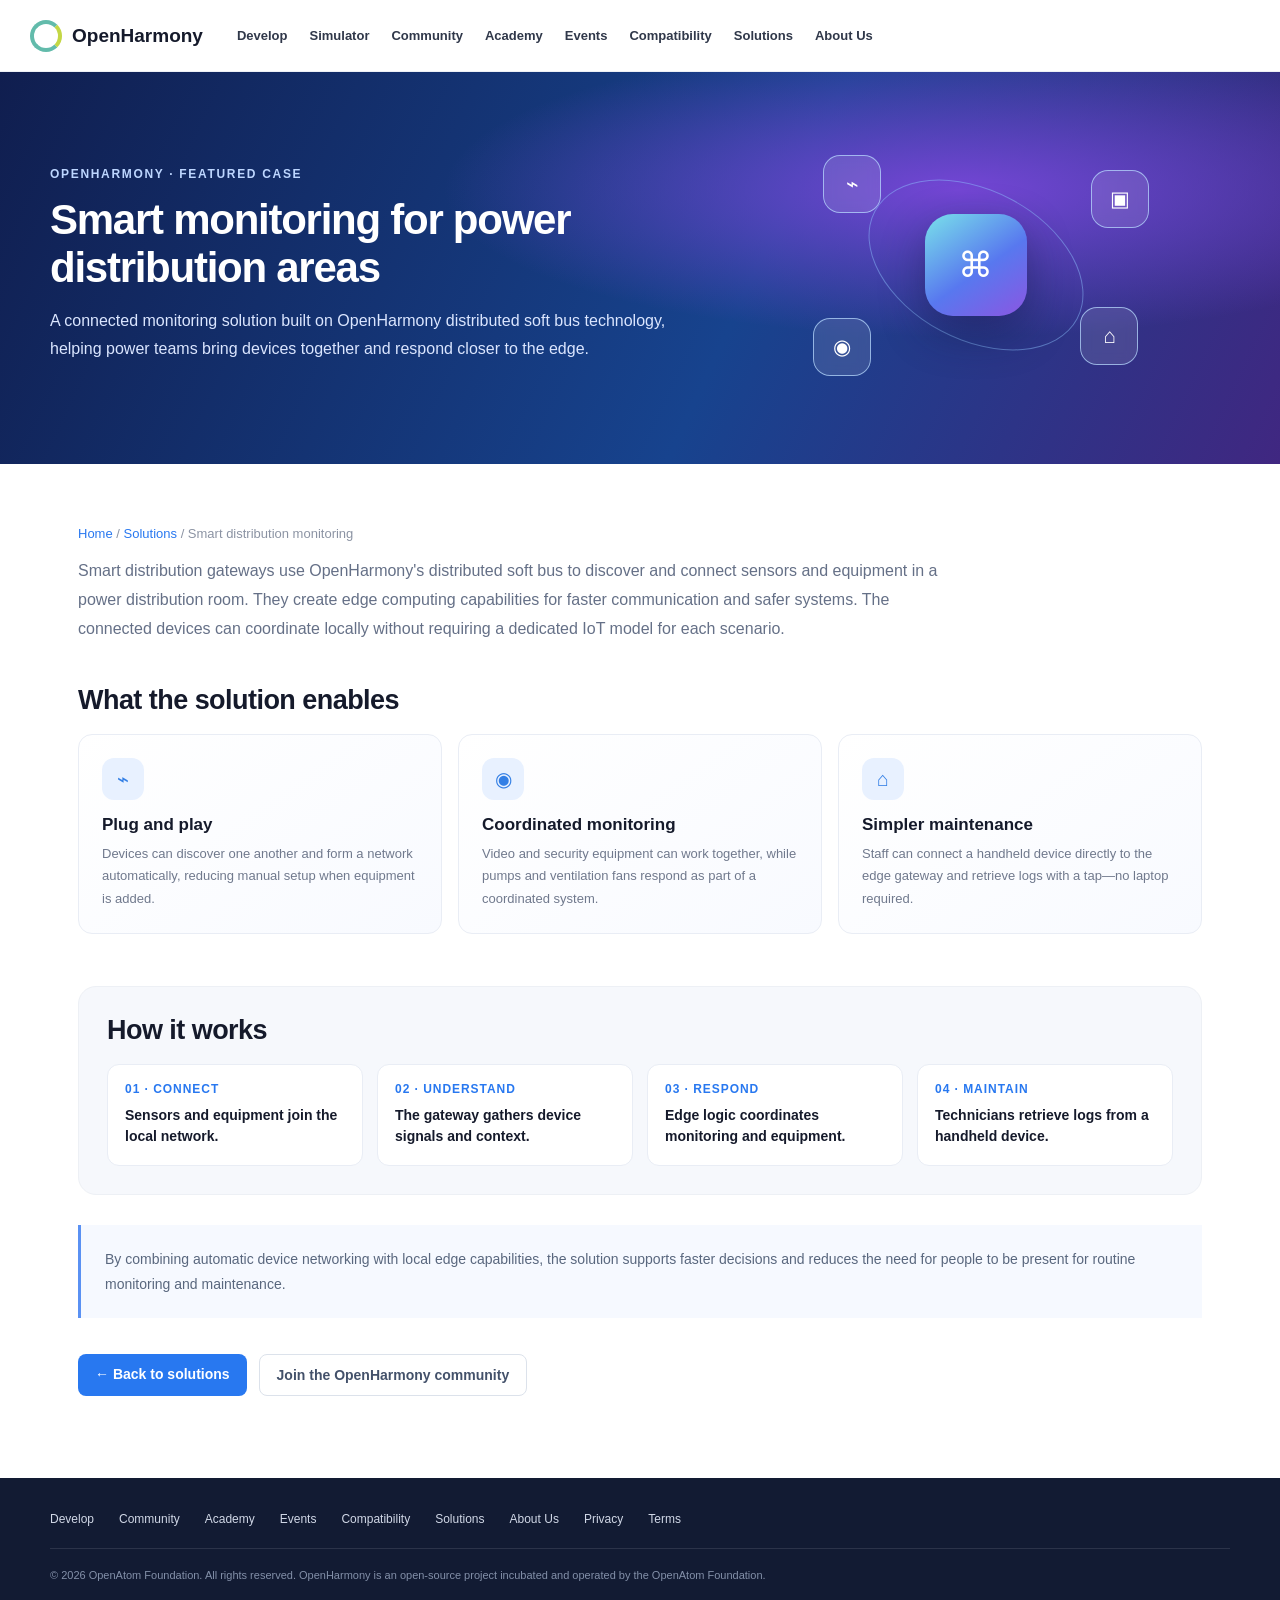
<file: solution-case.html>
<!doctype html>
<html lang="en">
<head>
<meta charset="utf-8">
<meta name="viewport" content="width=device-width, initial-scale=1">
<meta name="description" content="OpenHarmony smart distribution-area monitoring case study.">
<title>Smart Distribution Monitoring — OpenHarmony</title>
<style>
:root{--ink:#151a2b;--muted:#70798d;--blue:#2878f0;--line:#e9edf5;--max:1120px}*{box-sizing:border-box}body{margin:0;color:var(--ink);font-family:Inter,-apple-system,BlinkMacSystemFont,"Segoe UI",Roboto,Arial,sans-serif;background:#fff}a{color:inherit;text-decoration:none}.topbar{height:72px;background:rgba(255,255,255,.96);border-bottom:1px solid #edf0f5}.nav{height:100%;max-width:1280px;margin:auto;padding:0 28px;display:flex;align-items:center;justify-content:space-between}.brand{display:flex;align-items:center;gap:10px;font-weight:700;font-size:19px}.brand-mark{width:32px;height:32px;border:4px solid #62bbab;border-right-color:#c4d745;border-radius:50%}.back{font-size:14px;color:#536078}.back:hover{color:var(--blue)}.hero{background:radial-gradient(ellipse at 75% 30%,#7446d5 0,transparent 38%),linear-gradient(115deg,#101e4f,#17438e 58%,#402781);color:white;padding:68px 28px 74px;overflow:hidden}.hero-inner{max-width:var(--max);margin:auto;display:grid;grid-template-columns:1.1fr .9fr;gap:50px;align-items:center}.eyebrow{color:#bdd6ff;font-size:12px;font-weight:700;letter-spacing:.14em;text-transform:uppercase}.hero h1{font-size:42px;line-height:1.15;letter-spacing:-.03em;margin:15px 0}.hero p{color:#dbe6ff;line-height:1.75;font-size:16px;max-width:630px;margin:0}.hero-art{height:250px;position:relative;display:grid;place-items:center}.hub{width:102px;height:102px;border-radius:28px;background:linear-gradient(145deg,#79e2ea,#5878ef 55%,#8b56e2);box-shadow:0 16px 44px #11184475;display:grid;place-items:center;color:#fff;font-size:35px;position:relative;z-index:2}.node{position:absolute;width:58px;height:58px;border:1px solid #b9dcffb8;border-radius:17px;background:#ffffff1d;backdrop-filter:blur(6px);display:grid;place-items:center;font-size:21px}.n1{top:15px;left:20%}.n2{top:30px;right:16%}.n3{bottom:14px;left:18%}.n4{bottom:25px;right:18%}.link-line{position:absolute;width:230px;height:150px;border:1px solid #8ec5ff76;border-radius:50%;transform:rotate(28deg)}main{max-width:var(--max);margin:auto;padding:62px 28px 82px}.crumb{font-size:13px;color:#8b93a3;margin-bottom:16px}.crumb a{color:var(--blue)}.intro{font-size:16px;color:#657087;line-height:1.8;max-width:880px;margin:0 0 42px}.section-title{font-size:27px;letter-spacing:-.02em;margin:0 0 18px}.benefits{display:grid;grid-template-columns:repeat(3,1fr);gap:16px;margin:0 0 52px}.benefit{padding:23px;border:1px solid var(--line);border-radius:14px;background:linear-gradient(145deg,#fff,#f8faff)}.benefit-icon{width:42px;height:42px;border-radius:12px;background:#e8f1ff;color:#337fe5;display:grid;place-items:center;font-size:20px;margin-bottom:15px}.benefit h3{font-size:17px;margin:0 0 8px}.benefit p{font-size:13px;line-height:1.7;color:var(--muted);margin:0}.flow{background:#f6f8fc;border:1px solid #edf0f5;border-radius:18px;padding:28px}.flow-list{display:grid;grid-template-columns:repeat(4,1fr);gap:14px}.flow-step{background:#fff;border:1px solid var(--line);border-radius:12px;padding:17px}.flow-step b{display:block;color:var(--blue);font-size:12px;letter-spacing:.08em;text-transform:uppercase;margin-bottom:9px}.flow-step span{font-size:14px;line-height:1.55;font-weight:650}.note{margin-top:30px;padding:22px 24px;border-left:3px solid #5a91f3;background:#f6f9ff;color:#59677e;font-size:14px;line-height:1.75}.actions{display:flex;gap:12px;margin-top:36px;flex-wrap:wrap}.btn{display:inline-flex;padding:12px 17px;border-radius:8px;background:var(--blue);color:white;font-size:14px;font-weight:650}.btn.secondary{background:white;color:#43516a;border:1px solid #dce2eb}.foot{border-top:1px solid #e5e9f0;text-align:center;padding:22px;color:#9099aa;font-size:12px}@media(max-width:700px){.topbar{height:64px}.nav{padding:0 18px}.brand{font-size:17px}.hero{padding:46px 20px 32px}.hero-inner{grid-template-columns:1fr;gap:10px}.hero h1{font-size:34px}.hero p{font-size:15px}.hero-art{height:190px}.node{width:50px;height:50px}.n1,.n3{left:15%}.n2,.n4{right:15%}main{padding:38px 18px 60px}.benefits{grid-template-columns:1fr}.flow{padding:20px}.flow-list{grid-template-columns:1fr 1fr;gap:10px}.section-title{font-size:24px}}@media(max-width:420px){.flow-list{grid-template-columns:1fr}}
</style>
<link rel="stylesheet" href="subpages.css"></head>
<body>
<header class="site-header"><nav class="site-nav" aria-label="Main navigation"><a class="site-brand" href="index.html"><span class="site-mark" aria-hidden="true"></span><span>OpenHarmony</span></a><div class="site-links"><a href="develop.html">Develop</a><a href="simulator.html">Simulator</a><a href="community.html">Community</a><a href="academy.html">Academy</a><a href="events.html">Events</a><a href="compatibility.html">Compatibility</a><a href="solutions.html">Solutions</a><a href="about.html">About Us</a></div><button class="site-menu" type="button" aria-label="Open menu" aria-expanded="false">☰</button></nav></header>
<section class="hero"><div class="hero-inner"><div><div class="eyebrow">OpenHarmony · Featured case</div><h1>Smart monitoring for power distribution areas</h1><p>A connected monitoring solution built on OpenHarmony distributed soft bus technology, helping power teams bring devices together and respond closer to the edge.</p></div><div class="hero-art" aria-hidden="true"><span class="link-line"></span><span class="node n1">⌁</span><span class="node n2">▣</span><span class="node n3">◉</span><span class="node n4">⌂</span><span class="hub">⌘</span></div></div></section>
<main>
<div class="crumb"><a href="index.html">Home</a> / <a href="index.html#solutions">Solutions</a> / Smart distribution monitoring</div>
<p class="intro">Smart distribution gateways use OpenHarmony's distributed soft bus to discover and connect sensors and equipment in a power distribution room. They create edge computing capabilities for faster communication and safer systems. The connected devices can coordinate locally without requiring a dedicated IoT model for each scenario.</p>
<h2 class="section-title">What the solution enables</h2>
<div class="benefits"><article class="benefit"><div class="benefit-icon">⌁</div><h3>Plug and play</h3><p>Devices can discover one another and form a network automatically, reducing manual setup when equipment is added.</p></article><article class="benefit"><div class="benefit-icon">◉</div><h3>Coordinated monitoring</h3><p>Video and security equipment can work together, while pumps and ventilation fans respond as part of a coordinated system.</p></article><article class="benefit"><div class="benefit-icon">⌂</div><h3>Simpler maintenance</h3><p>Staff can connect a handheld device directly to the edge gateway and retrieve logs with a tap—no laptop required.</p></article></div>
<section class="flow"><h2 class="section-title">How it works</h2><div class="flow-list"><div class="flow-step"><b>01 · Connect</b><span>Sensors and equipment join the local network.</span></div><div class="flow-step"><b>02 · Understand</b><span>The gateway gathers device signals and context.</span></div><div class="flow-step"><b>03 · Respond</b><span>Edge logic coordinates monitoring and equipment.</span></div><div class="flow-step"><b>04 · Maintain</b><span>Technicians retrieve logs from a handheld device.</span></div></div></section>
<div class="note">By combining automatic device networking with local edge capabilities, the solution supports faster decisions and reduces the need for people to be present for routine monitoring and maintenance.</div>
<div class="actions"><a class="btn" href="index.html#solutions">← Back to solutions</a><a class="btn secondary" href="index.html#community">Join the OpenHarmony community</a></div>
</main>
<footer class="site-footer"><div class="site-footer-inner"><div class="site-footer-links"><a href="develop.html">Develop</a><a href="community.html">Community</a><a href="academy.html">Academy</a><a href="events.html">Events</a><a href="compatibility.html">Compatibility</a><a href="solutions.html">Solutions</a><a href="about.html">About Us</a><a href="index.html#about">Privacy</a><a href="index.html#about">Terms</a></div><div class="site-footer-bottom">© 2026 OpenAtom Foundation. All rights reserved. OpenHarmony is an open-source project incubated and operated by the OpenAtom Foundation.</div></div></footer>
<script src="subpages.js"></script></body>
</html>
</file>
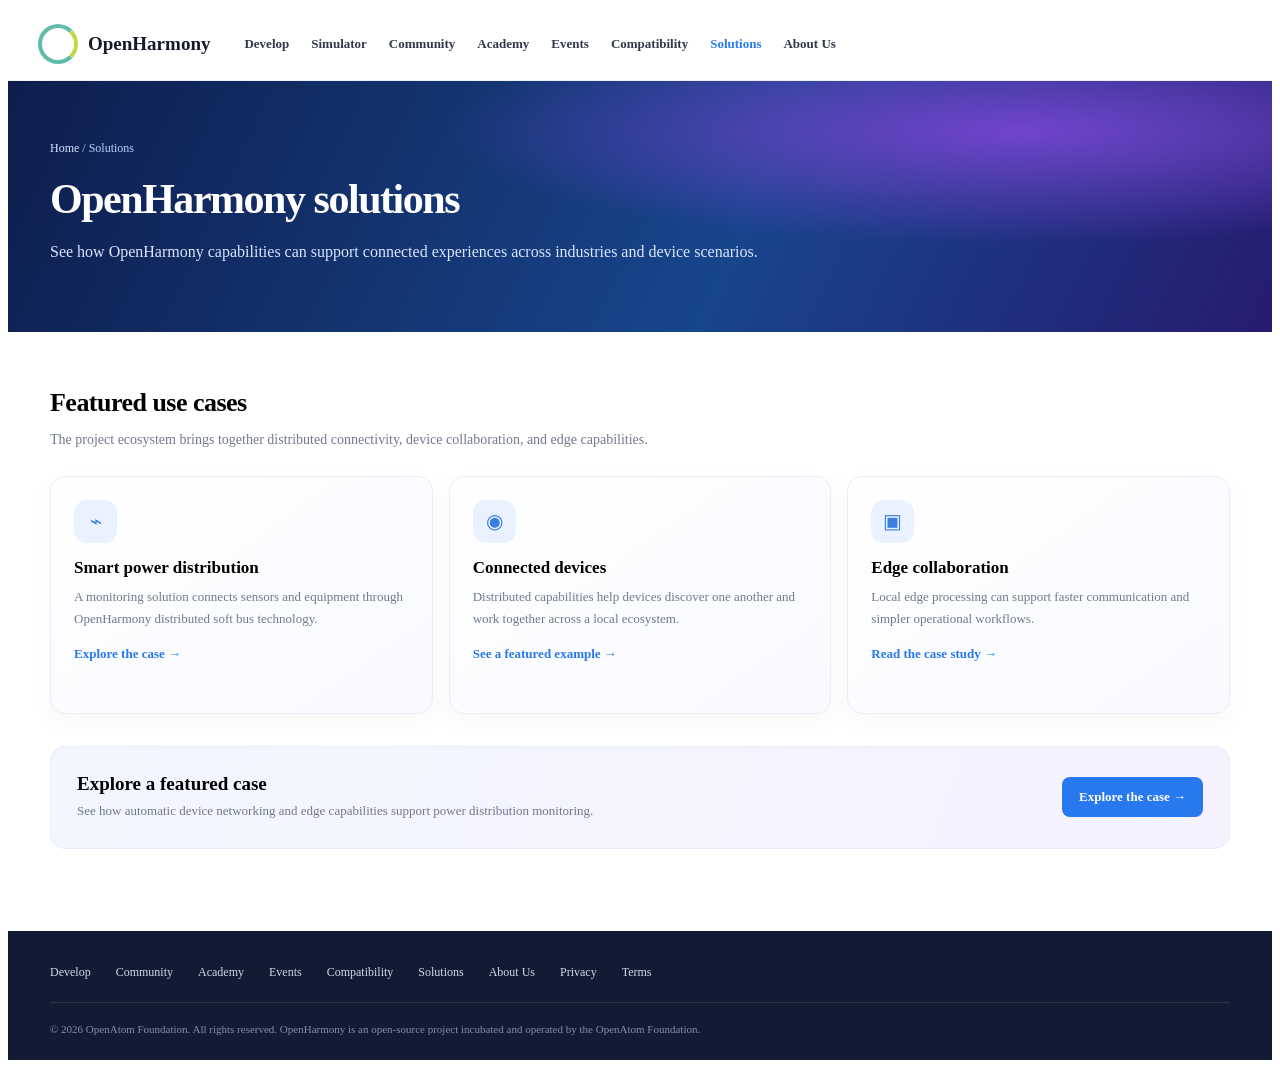
<file: solutions.html>
<!doctype html>
<html lang="en"><head><meta charset="utf-8"><meta name="viewport" content="width=device-width, initial-scale=1"><meta name="description" content="See how OpenHarmony capabilities can support connected experiences across industries and device scenarios."><title>OpenHarmony solutions — OpenHarmony</title><link rel="stylesheet" href="subpages.css"></head>
<body><header class="site-header"><nav class="site-nav" aria-label="Main navigation"><a class="site-brand" href="index.html"><span class="site-mark" aria-hidden="true"></span><span>OpenHarmony</span></a><div class="site-links"><a href="develop.html">Develop</a><a href="simulator.html">Simulator</a><a href="community.html">Community</a><a href="academy.html">Academy</a><a href="events.html">Events</a><a href="compatibility.html">Compatibility</a><a href="solutions.html" aria-current="page">Solutions</a><a href="about.html">About Us</a></div><button class="site-menu" type="button" aria-label="Open menu" aria-expanded="false">☰</button></nav></header>
<section class="site-hero"><div class="site-hero-inner"><div class="site-breadcrumb"><a href="index.html">Home</a> / Solutions</div><h1>OpenHarmony solutions</h1><p>See how OpenHarmony capabilities can support connected experiences across industries and device scenarios.</p></div></section>
<main class="site-content"><h2 class="site-section-title">Featured use cases</h2><p class="site-section-lede">The project ecosystem brings together distributed connectivity, device collaboration, and edge capabilities.</p><div class="site-grid"><article class="site-card"><div class="site-card-icon" aria-hidden="true">⌁</div><h3>Smart power distribution</h3><p>A monitoring solution connects sensors and equipment through OpenHarmony distributed soft bus technology.</p><a href="solution-case.html">Explore the case →</a></article><article class="site-card"><div class="site-card-icon" aria-hidden="true">◉</div><h3>Connected devices</h3><p>Distributed capabilities help devices discover one another and work together across a local ecosystem.</p><a href="solution-case.html">See a featured example →</a></article><article class="site-card"><div class="site-card-icon" aria-hidden="true">▣</div><h3>Edge collaboration</h3><p>Local edge processing can support faster communication and simpler operational workflows.</p><a href="solution-case.html">Read the case study →</a></article></div><section class="site-band"><div><h2>Explore a featured case</h2><p>See how automatic device networking and edge capabilities support power distribution monitoring.</p></div><a class="site-button" href="solution-case.html">Explore the case →</a></section></main>
<footer class="site-footer"><div class="site-footer-inner"><div class="site-footer-links"><a href="develop.html">Develop</a><a href="community.html">Community</a><a href="academy.html">Academy</a><a href="events.html">Events</a><a href="compatibility.html">Compatibility</a><a href="solutions.html">Solutions</a><a href="about.html">About Us</a><a href="index.html#about">Privacy</a><a href="index.html#about">Terms</a></div><div class="site-footer-bottom">© 2026 OpenAtom Foundation. All rights reserved. OpenHarmony is an open-source project incubated and operated by the OpenAtom Foundation.</div></div></footer><script src="subpages.js"></script></body></html>
</file>
<file: subpages.css>
:root{--ink:#151a2b;--muted:#70798d;--blue:#2878f0;--line:#e9edf5;--max:1180px}
.site-header{position:sticky;top:0;z-index:20;height:72px;background:rgba(255,255,255,.96);backdrop-filter:blur(16px);border-bottom:1px solid #edf0f5}
.site-nav{height:100%;max-width:1380px;margin:auto;padding:0 30px;display:flex;align-items:center;gap:34px}
.site-brand{display:flex;align-items:center;gap:10px;font-weight:700;font-size:19px;white-space:nowrap;text-decoration:none;color:var(--ink)}
.site-mark{width:32px;height:32px;border:4px solid #62bbab;border-right-color:#c4d745;border-radius:50%}
.site-links{display:flex;align-items:center;gap:22px;flex:1}
.site-links a{font-size:13px;font-weight:600;color:#30384a;text-decoration:none;white-space:nowrap}
.site-links a:hover,.site-links a[aria-current=page]{color:var(--blue)}
.site-login{font-size:13px;color:#566176;text-decoration:none;white-space:nowrap}
.site-menu{display:none;border:0;background:none;font-size:24px;color:#30394b;cursor:pointer}
.site-hero{color:#fff;background:radial-gradient(ellipse at 80% 20%,#7144cc 0,transparent 40%),linear-gradient(115deg,#0e1d4c,#17458c 58%,#261b70);padding:60px 28px 66px}
.site-hero-inner{max-width:var(--max);margin:auto}
.site-breadcrumb{font-size:12px;color:#bbd1f7;margin-bottom:20px}
.site-breadcrumb a{color:#d7e6ff;text-decoration:none}
.site-hero h1{font-size:42px;letter-spacing:-.035em;line-height:1.12;margin:0 0 15px;max-width:800px}
.site-hero p{font-size:16px;line-height:1.75;color:#dbe6ff;max-width:760px;margin:0}
.site-content{max-width:var(--max);margin:auto;padding:56px 28px 82px}
.site-section-title{font-size:26px;letter-spacing:-.02em;margin:0 0 10px}
.site-section-lede{font-size:14px;line-height:1.7;color:var(--muted);margin:0 0 24px}
.site-grid{display:grid;grid-template-columns:repeat(3,1fr);gap:16px}
.site-card{min-height:190px;padding:23px;border:1px solid var(--line);border-radius:15px;background:linear-gradient(145deg,#fff,#f8faff);box-shadow:0 7px 22px #15244508}
.site-card-icon{width:43px;height:43px;display:grid;place-items:center;border-radius:13px;background:#eaf2ff;color:#397fe2;font-size:20px;margin-bottom:15px}
.site-card h3{font-size:17px;margin:0 0 8px}
.site-card p{font-size:13px;line-height:1.7;color:var(--muted);margin:0 0 14px}
.site-card a,.site-link{font-size:13px;font-weight:650;color:var(--blue);text-decoration:none}
.site-band{margin-top:32px;padding:26px;border-radius:15px;background:linear-gradient(110deg,#f2f6ff,#f6f2ff);border:1px solid #e8edfa;display:flex;justify-content:space-between;gap:24px;align-items:center}
.site-band h2{font-size:19px;margin:0 0 6px}
.site-band p{font-size:13px;color:var(--muted);line-height:1.6;margin:0}
.site-button{display:inline-flex;align-items:center;justify-content:center;padding:12px 17px;border-radius:8px;background:var(--blue);color:#fff;text-decoration:none;font-size:13px;font-weight:650;white-space:nowrap}
.site-footer{background:#121b33;color:#b9c2d4;padding:34px 28px 22px}
.site-footer-inner{max-width:var(--max);margin:auto}
.site-footer-links{display:flex;flex-wrap:wrap;gap:14px 25px;padding-bottom:22px;border-bottom:1px solid #ffffff1b}
.site-footer-links a{font-size:12px;color:#d1d8e7;text-decoration:none}
.site-footer-bottom{padding-top:18px;color:#8390a9;font-size:11px;line-height:1.6}
@media(max-width:1050px){.site-nav{gap:22px;padding:0 20px}.site-links{gap:13px}.site-links a{font-size:12px}}
@media(max-width:760px){.site-header{height:64px}.site-nav{padding:0 18px;gap:12px}.site-brand{font-size:17px;margin-right:auto}.site-menu{display:block}.site-links{display:none;position:absolute;top:64px;left:0;right:0;background:#fff;box-shadow:0 12px 22px #151a2b18;padding:18px 22px;flex-direction:column;align-items:flex-start;gap:17px}.site-links.open{display:flex}.site-login{display:none}.site-hero{padding:44px 20px 48px}.site-hero h1{font-size:34px}.site-hero p{font-size:15px}.site-content{padding:40px 18px 60px}.site-grid{grid-template-columns:1fr}.site-card{min-height:0}.site-band{align-items:flex-start;flex-direction:column}.site-footer{padding:30px 20px 20px}}
</file>
<file: simulator.css>
.simulator-hero{padding-top:48px;padding-bottom:50px}
.simulator-layout{max-width:1120px;margin:0 auto;padding:60px 28px 82px;display:grid;grid-template-columns:minmax(0,1fr) minmax(320px,.85fr);gap:70px;align-items:center}
.simulator-copy{max-width:480px}
.simulator-eyebrow{display:inline-block;color:#3d83e5;font-size:11px;font-weight:750;letter-spacing:.15em;text-transform:uppercase;margin-bottom:12px}
.simulator-copy h2{font-size:34px;line-height:1.15;letter-spacing:-.035em;margin:0 0 16px;color:#171d30}
.simulator-copy>p{font-size:15px;line-height:1.8;color:#697387;margin:0 0 18px}
.simulator-tips{padding-left:20px;color:#505b70;font-size:14px;line-height:1.9;margin:0 0 23px}
.simulator-tips li::marker{color:#488bf1}
.simulator-reset{padding:10px 15px;border:1px solid #d9e3f5;border-radius:8px;background:#fff;color:#3078e8;font-weight:650;cursor:pointer}
.simulator-reset:hover{background:#f4f8ff}
.simulator-copy .simulator-note{font-size:12px;line-height:1.65;color:#8a92a2;margin-top:16px}
.device-stage{display:grid;justify-items:center;gap:15px}
.phone-shell{position:relative;width:332px;height:682px;padding:9px;border:3px solid #202431;border-radius:43px;background:#11151f;box-shadow:0 25px 65px #17224630,0 5px 14px #1722461a}
.phone-shell::before{content:"";position:absolute;z-index:2;top:13px;left:50%;width:86px;height:23px;border-radius:20px;background:#151924;transform:translateX(-50%)}
.phone-side-button{position:absolute;right:-7px;top:142px;width:4px;height:74px;background:#343948;border-radius:0 4px 4px 0}
.phone-screen{height:100%;position:relative;overflow:hidden;border-radius:32px;background:#edeef8;color:#fff;isolation:isolate;touch-action:pan-y}
.phone-screen::before{content:"";position:absolute;inset:0;z-index:-1;background:radial-gradient(ellipse at 17% 25%,#f4c6eb 0,transparent 35%),radial-gradient(ellipse at 91% 45%,#b5c8ff 0,transparent 39%),radial-gradient(ellipse at 42% 88%,#f9d2bc 0,transparent 39%),linear-gradient(145deg,#d4d4ef,#abb9ed 55%,#c8c7ef)}
.status-bar{height:43px;width:100%;position:relative;z-index:4;display:flex;align-items:center;gap:6px;padding:7px 18px 0;border:0;background:transparent;color:#161d35;font-size:12px;font-weight:700;cursor:pointer}
.status-spacer{flex:1}.battery{font-size:14px;margin-left:1px}
.home-view{height:calc(100% - 75px);padding:40px 17px 16px;display:flex;flex-direction:column;position:relative;transition:opacity .18s,transform .18s}
.home-view[hidden]{display:none}
.home-heading{display:flex;flex-direction:column;gap:2px;padding:0 5px;text-shadow:0 1px 8px #46537621}.home-heading span{font-size:11px;color:#343d5b}.home-heading strong{font-size:24px;letter-spacing:-.03em;color:#202744}
.weather-widget{display:flex;align-items:center;gap:12px;margin:16px 0 20px;padding:13px 15px;border:1px solid #ffffff8c;border-radius:19px;background:#ffffff6b;backdrop-filter:blur(15px);color:#26304b;box-shadow:0 8px 24px #3d4e7d0d}
.weather-sun{font-size:31px;color:#ffb947}.weather-widget>div{display:flex;flex-direction:column}.weather-widget>div strong{font-size:25px;line-height:1}.weather-widget>div span{font-size:10px;color:#56617c;margin-top:4px}.weather-high{font-size:10px;line-height:1.5;color:#65708a;margin-left:auto;text-align:right}
.app-grid{display:grid;grid-template-columns:repeat(4,1fr);gap:16px 7px;margin-top:2px}
.app-icon{display:flex;flex-direction:column;align-items:center;gap:6px;border:0;background:none;color:#232c49;font-size:9px;text-shadow:0 1px 5px #fff8;cursor:pointer;padding:0}.app-icon:active .app-glyph,.dock-app:active{transform:scale(.9)}
.app-glyph{width:48px;height:48px;border-radius:15px;display:grid;place-items:center;color:#fff;font-size:24px;box-shadow:0 5px 12px #252b4c22;transition:transform .16s}
.gallery-glyph{background:linear-gradient(145deg,#ffc66f,#ec69a0 50%,#8862de)}.settings-glyph{background:linear-gradient(145deg,#bac5d3,#606f88)}.market-glyph{background:linear-gradient(145deg,#ffb365,#ee594b)}.music-glyph{background:linear-gradient(145deg,#8e70ff,#e854a7)}.message-glyph{background:linear-gradient(145deg,#69dbbd,#21a887)}.camera-glyph{background:linear-gradient(145deg,#64758f,#232b3d)}.clock-glyph{background:linear-gradient(145deg,#88c6ff,#4077dc)}.notes-glyph{background:linear-gradient(145deg,#ffe378,#ff9c57)}
.dock{margin-top:auto;display:grid;grid-template-columns:repeat(4,1fr);gap:8px;padding:10px 8px;border:1px solid #ffffff82;border-radius:24px;background:#ffffff71;backdrop-filter:blur(18px)}
.dock-app{width:46px;height:46px;justify-self:center;border:0;border-radius:15px;background:linear-gradient(145deg,#62ddb0,#20a88d);color:#fff;font-size:23px;box-shadow:0 4px 10px #1d3c5530;cursor:pointer;transition:transform .16s}.dock-app:nth-child(2){background:linear-gradient(145deg,#69dfbc,#16a97e)}.dock-app:nth-child(3){background:linear-gradient(145deg,#88c9ff,#467de0)}.dock-app:nth-child(4){background:linear-gradient(145deg,#66758e,#202b3d)}
.phone-navigation{height:32px;position:absolute;z-index:5;bottom:0;left:0;right:0;display:grid;grid-template-columns:1fr 1fr 1fr;align-items:center;padding:0 34px;background:#f7f8fbdc;backdrop-filter:blur(12px)}.phone-navigation button{height:28px;border:0;background:transparent;color:#49536c;font-size:20px;cursor:pointer}.phone-navigation #homeButton{display:grid;place-items:center}.phone-navigation #homeButton span{width:18px;height:18px;border:1.8px solid #5c6579;border-radius:6px}.phone-navigation #recentButton{font-size:18px}
.app-view{position:absolute;z-index:3;inset:42px 0 32px;background:linear-gradient(180deg,#f7f9ff,#fff);color:#20263b;animation:app-in .2s ease-out}.app-view[hidden],.quick-panel[hidden]{display:none}@keyframes app-in{from{opacity:0;transform:translateY(10px)}to{opacity:1;transform:translateY(0)}}
.app-toolbar{height:54px;display:flex;align-items:center;gap:13px;padding:0 17px;border-bottom:1px solid #e9edf5}.app-toolbar button{width:29px;height:32px;border:0;background:transparent;color:#3e77d6;font-size:31px;line-height:1;cursor:pointer}.app-toolbar strong{font-size:16px}.toolbar-spacer{flex:1;color:#6a748b;font-size:11px}
.app-content{height:calc(100% - 54px);overflow:auto;padding:18px 17px 22px}.app-lede{font-size:12px;line-height:1.6;color:#7a8397;margin:0 0 15px}.app-content h3{font-size:14px;margin:0 0 11px}.app-placeholder{min-height:210px;border:1px solid #e6eaf2;border-radius:17px;background:linear-gradient(145deg,#f4f7ff,#fff);display:grid;place-items:center;text-align:center;color:#7c879b;font-size:12px;padding:20px}.photo-grid{display:grid;grid-template-columns:1fr 1fr;gap:9px}.photo-tile{height:112px;border-radius:12px;background:linear-gradient(145deg,#ffc37e,#ed6f9d 55%,#8c64d4)}.photo-tile:nth-child(2){background:linear-gradient(145deg,#80ddcd,#4f97cc 55%,#6455c4)}.photo-tile:nth-child(3){background:linear-gradient(145deg,#ffe6a2,#f39774 55%,#c95e83)}.photo-tile:nth-child(4){background:linear-gradient(145deg,#c1d5fb,#8288d9 55%,#6545a7)}
.settings-list{display:grid;gap:8px}.settings-row{display:flex;align-items:center;gap:10px;padding:12px;border:1px solid #e9edf4;border-radius:13px;background:#fff}.settings-row>span:first-child{font-size:19px}.settings-row div{display:flex;flex-direction:column;gap:3px;flex:1}.settings-row b{font-size:11px}.settings-row small{font-size:9px;color:#8b93a5}.switch{width:35px;height:20px;border:0;border-radius:20px;background:#d8dce5;padding:3px;cursor:pointer}.switch::after{content:"";display:block;width:14px;height:14px;border-radius:50%;background:#fff;box-shadow:0 1px 3px #1c263b30;transition:transform .16s}.switch[aria-pressed=true]{background:#3987f4}.switch[aria-pressed=true]::after{transform:translateX(15px)}
.market-card{padding:18px;border-radius:16px;background:linear-gradient(140deg,#7549e8,#428de7);color:#fff;margin-bottom:14px}.market-card small{font-size:9px;opacity:.8}.market-card h3{font-size:17px;margin:8px 0}.market-card p{font-size:10px;line-height:1.6;margin:0;color:#edf2ff}.sample-row{display:flex;align-items:center;gap:11px;padding:12px 0;border-bottom:1px solid #edf0f5;font-size:11px}.sample-icon{width:37px;height:37px;display:grid;place-items:center;border-radius:12px;background:#edf3ff;color:#477fe1;font-size:19px}.sample-row small{display:block;color:#8790a3;margin-top:3px;font-size:9px}
.music-player{padding:22px 10px;text-align:center}.album-art{width:150px;height:150px;margin:4px auto 18px;border-radius:22px;background:radial-gradient(circle at 30% 25%,#f7c5ff,#9c69ff 35%,#303c9e 70%,#141b4b);box-shadow:0 12px 28px #4f49a333}.music-player h3{font-size:15px;margin-bottom:5px}.music-player p{font-size:10px;color:#818b9e;margin:0}.play-control{width:48px;height:48px;border:0;border-radius:50%;background:#407ff0;color:white;font-size:19px;margin-top:17px;cursor:pointer}.progress-track{height:4px;border-radius:3px;background:#e7eaf1;margin:22px 7px 8px}.progress-track span{display:block;width:38%;height:100%;background:#4b88ee;border-radius:3px}.message-bubble{max-width:85%;padding:11px 13px;border-radius:14px;background:#edf1f8;color:#465169;font-size:11px;line-height:1.55;margin:12px 0}.message-bubble.outgoing{margin-left:auto;background:#4484f1;color:white}.camera-view{height:300px;border-radius:16px;background:radial-gradient(circle at 50% 45%,#344353 0 19%,#131c27 20% 34%,#080d13 35%);display:grid;place-items:end center;padding-bottom:22px}.shutter{width:54px;height:54px;border:4px solid #fff;border-radius:50%;background:#fff8;cursor:pointer}.clock-face{width:148px;height:148px;margin:15px auto;border:7px solid #e9eff9;border-radius:50%;background:radial-gradient(circle,#fff 0 3px,transparent 4px),conic-gradient(from 0deg,#fff 0 1deg,transparent 1deg 29deg,#fff 29deg 31deg,transparent 31deg 59deg,#fff 59deg 61deg,transparent 61deg);box-shadow:0 9px 20px #263e6914;position:relative}.clock-face::before,.clock-face::after{content:"";position:absolute;left:calc(50% - 2px);top:24%;width:4px;height:27%;border-radius:4px;background:#4f73ae;transform-origin:50% 100%;transform:rotate(18deg)}.clock-face::after{height:35%;top:15%;background:#eda27a;transform:rotate(120deg)}
.quick-panel{position:absolute;z-index:6;inset:0 0 32px;padding:51px 17px 18px;color:#202943;background:linear-gradient(155deg,#f6f7ffed,#dfe9ffed);backdrop-filter:blur(24px);animation:panel-in .2s ease-out}@keyframes panel-in{from{transform:translateY(-15px);opacity:0}to{transform:translateY(0);opacity:1}}
.quick-heading{display:flex;align-items:center;justify-content:space-between;font-size:17px;font-weight:700}.quick-heading button{width:29px;height:29px;border:0;border-radius:50%;background:#fff9;color:#46516b;font-size:21px;cursor:pointer}.quick-date{font-size:11px;color:#78829a;margin:5px 0 16px}.quick-toggles{display:grid;grid-template-columns:1fr 1fr;gap:10px}.quick-toggle{min-height:86px;display:grid;grid-template-columns:33px 1fr;grid-template-rows:1fr 1fr;align-items:center;column-gap:7px;padding:11px;border:1px solid #ffffffa3;border-radius:16px;background:#ffffff85;color:#515c76;text-align:left;cursor:pointer}.quick-toggle>span{grid-row:1/3;width:31px;height:31px;display:grid;place-items:center;border-radius:50%;background:#fff;font-size:17px}.quick-toggle b{font-size:10px;align-self:end}.quick-toggle small{font-size:9px;align-self:start;color:#8790a4;margin-top:3px}.quick-toggle.active{background:#4588ef;color:white;border-color:#4588ef}.quick-toggle.active>span{background:#ffffff31;color:#fff}.quick-toggle.active small{color:#e1ebff}.brightness-control{display:flex;align-items:center;gap:10px;margin:18px 4px 0;color:#59657d}.brightness-control input{flex:1;accent-color:#4b87ed}.quick-footnote{font-size:10px;color:#8992a4;text-align:center;margin-top:19px}
.device-caption{margin:0;color:#858ea1;font-size:11px}
@media(max-width:800px){.simulator-layout{grid-template-columns:1fr;gap:42px;padding:44px 20px 62px}.simulator-copy{max-width:620px;margin:auto}.device-stage{grid-row:1}.phone-shell{width:min(332px,86vw);height:min(682px,176vw)}}
@media(max-width:430px){.phone-shell{height:660px}.simulator-layout{padding-left:16px;padding-right:16px}.simulator-copy h2{font-size:29px}}
@media(prefers-reduced-motion:reduce){.app-view,.quick-panel{animation:none}.app-icon,.dock-app{transition:none}}
</file>
